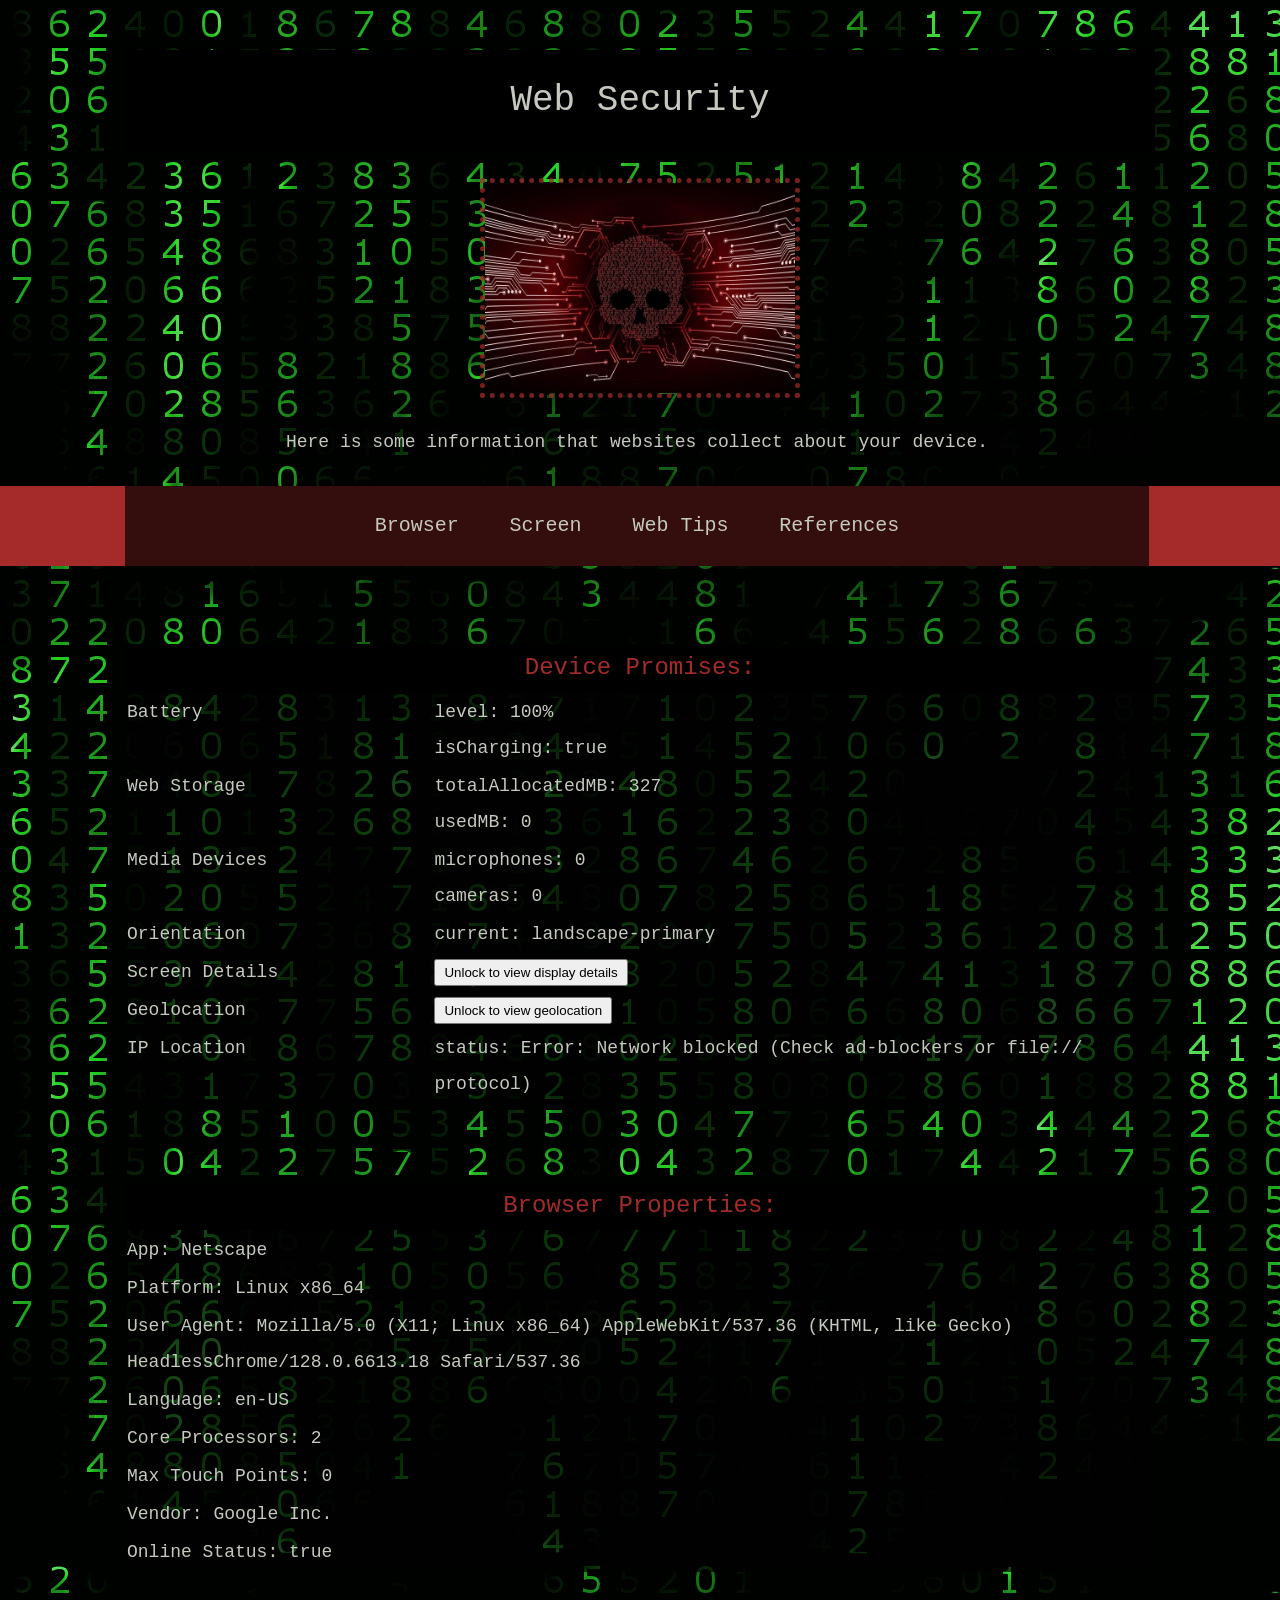
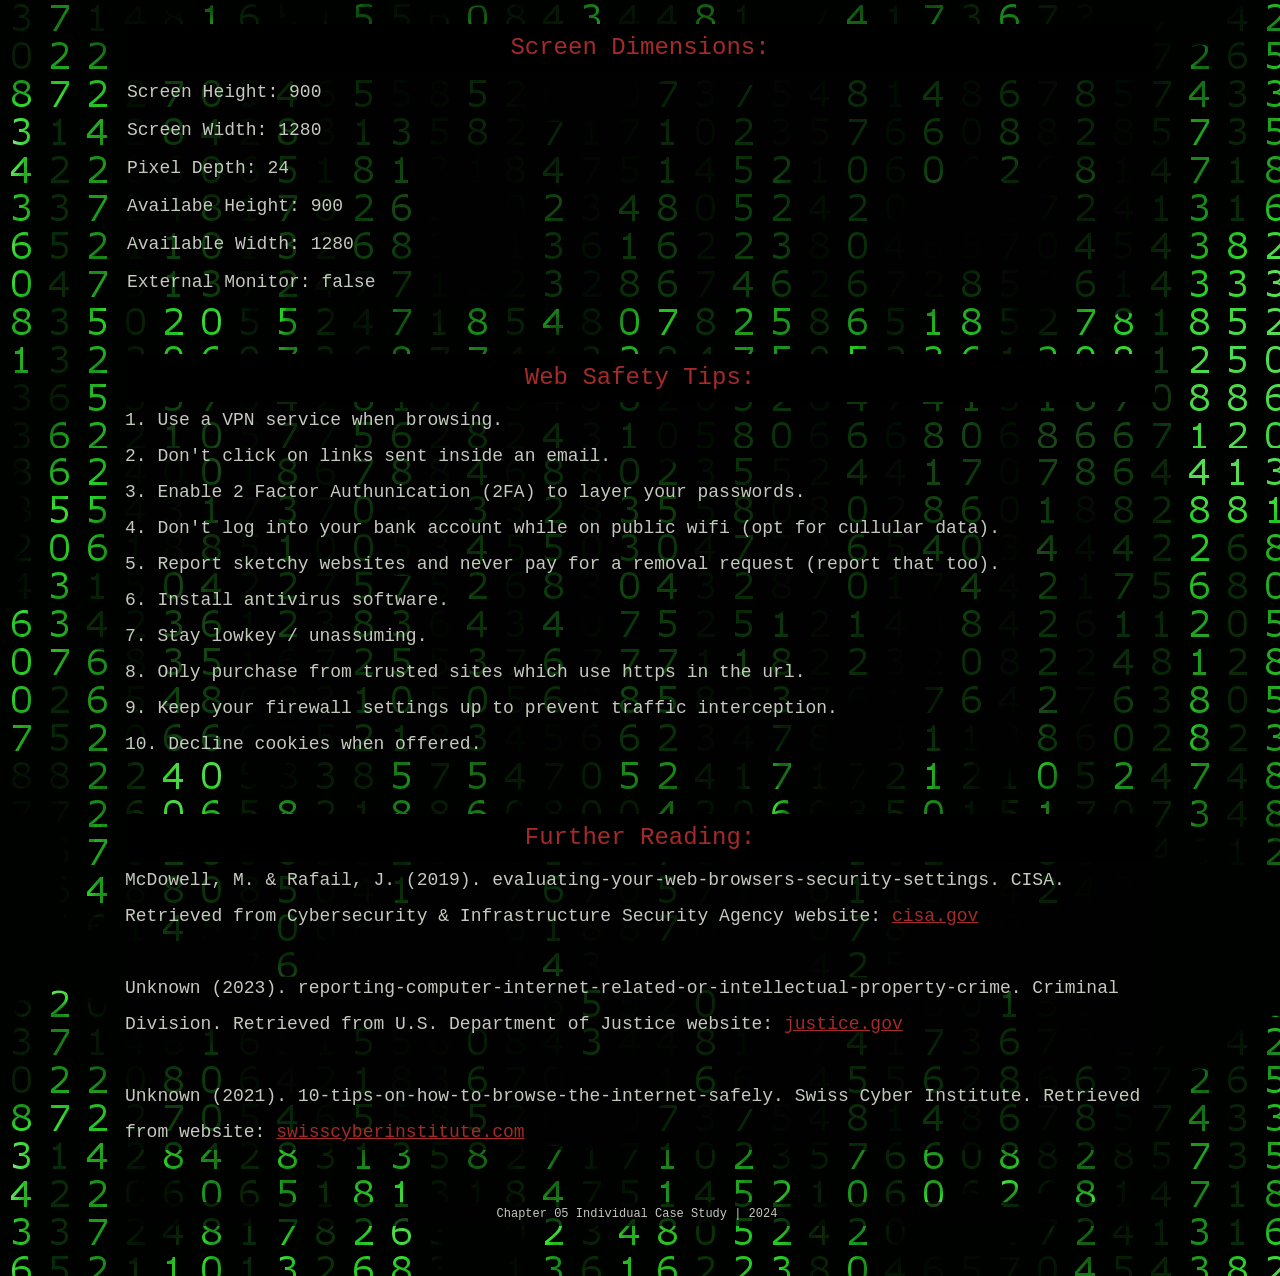
<file: chapter5/index.html>
<!DOCTYPE html>
<html lang="en-EN" >
   <!--
      JavaScript 7th Edition
      Chapter 5
      Induvidual Case Study

      Author: Shannon Katolsky
      Date:   6/28/24

      Filename: casestudy5.html
   -->

<head>
    <meta charset="utf-8" >
    <meta http-equiv="X-UA-Compatible" content="IE=edge">
    <title>Web Security Page | Ch.05</title>
    <meta name="description" content="browser safety tips and reference links.">
    <meta name="viewport" content="width=device-width, initial-scale=1">
    <link rel="stylesheet" href="styles5.css" />
    <script src="cs05_txt.js" async="" defer="" ></script>
</head>

<body>

<main>
   <h1>Web Security</h1>
   <br>
   <img src="IMG_0584.JPG" alt="Cyber" id="img">
   <br>
   <p style="text-align: center;" >Here is some information that websites collect about your device.</p>
<br>

<nav>
   <ul>
      <li><a href="#browser">Browser</a></li>
      <li><a href="#screen">Screen</a></li>
      <li><a href="#websafety">Web Tips</a></li>
      <li><a href="#references">References</a></li>
   </ul>
</nav>
<br>
<br>
<div >
  <br>
   <h2>Device Promises:</h2>
   
<table border="1">
  <tbody id="promz">
    <!-- Data will appear here -->
  </tbody>
</table>
<br>

</div>
<br>
<div id="browser" >
   <br>
   <h2>Browser Properties:</h2>
   <table id="browz" ></table>
</div>
<br>
<div id="screen">
    <br>
   <h2>Screen Dimensions:</h2>
   <table id="screenz" ></table>
</div>
<br>
<div id="websafety" >
   <br>
   <h2>Web Safety Tips:</h2>
   <ul id="tipz"></ul>
</div>
<br>
<div id="references" >
   <br>
   <h2>Further Reading:</h2>
<ul id="refz" >
   <li> McDowell, M. & Rafail, J. (2019). evaluating-your-web-browsers-security-settings. CISA. Retrieved from Cybersecurity & Infrastructure Security Agency website:
      <a href="https://www.cisa.gov/news-events/news/evaluating-your-web-browsers-security-settings" target="_blank">cisa.gov</a> 
   </li>
   <br>
   <li> Unknown (2023). reporting-computer-internet-related-or-intellectual-property-crime. Criminal Division. Retrieved from U.S. Department of Justice website: 
      <a href="https://www.justice.gov/criminal/criminal-ccips/reporting-computer-internet-related-or-intellectual-property-crime" target="_blank">justice.gov</a>
   </li>
   <br>
   <li> Unknown (2021). 10-tips-on-how-to-browse-the-internet-safely. Swiss Cyber Institute. Retrieved from website:
      <a href="https://swisscyberinstitute.com/blog/10-tips-on-how-to-browse-the-internet-safely/" target="_blank">swisscyberinstitute.com</a>
   </li>
</ul>
</div>
<br>
<br>
</main>
</body>
<footer>
       <p style="font-size: small; text-align: center;" >Chapter 05 Individual Case Study | 2024</p>
</footer>

</html>
</file>
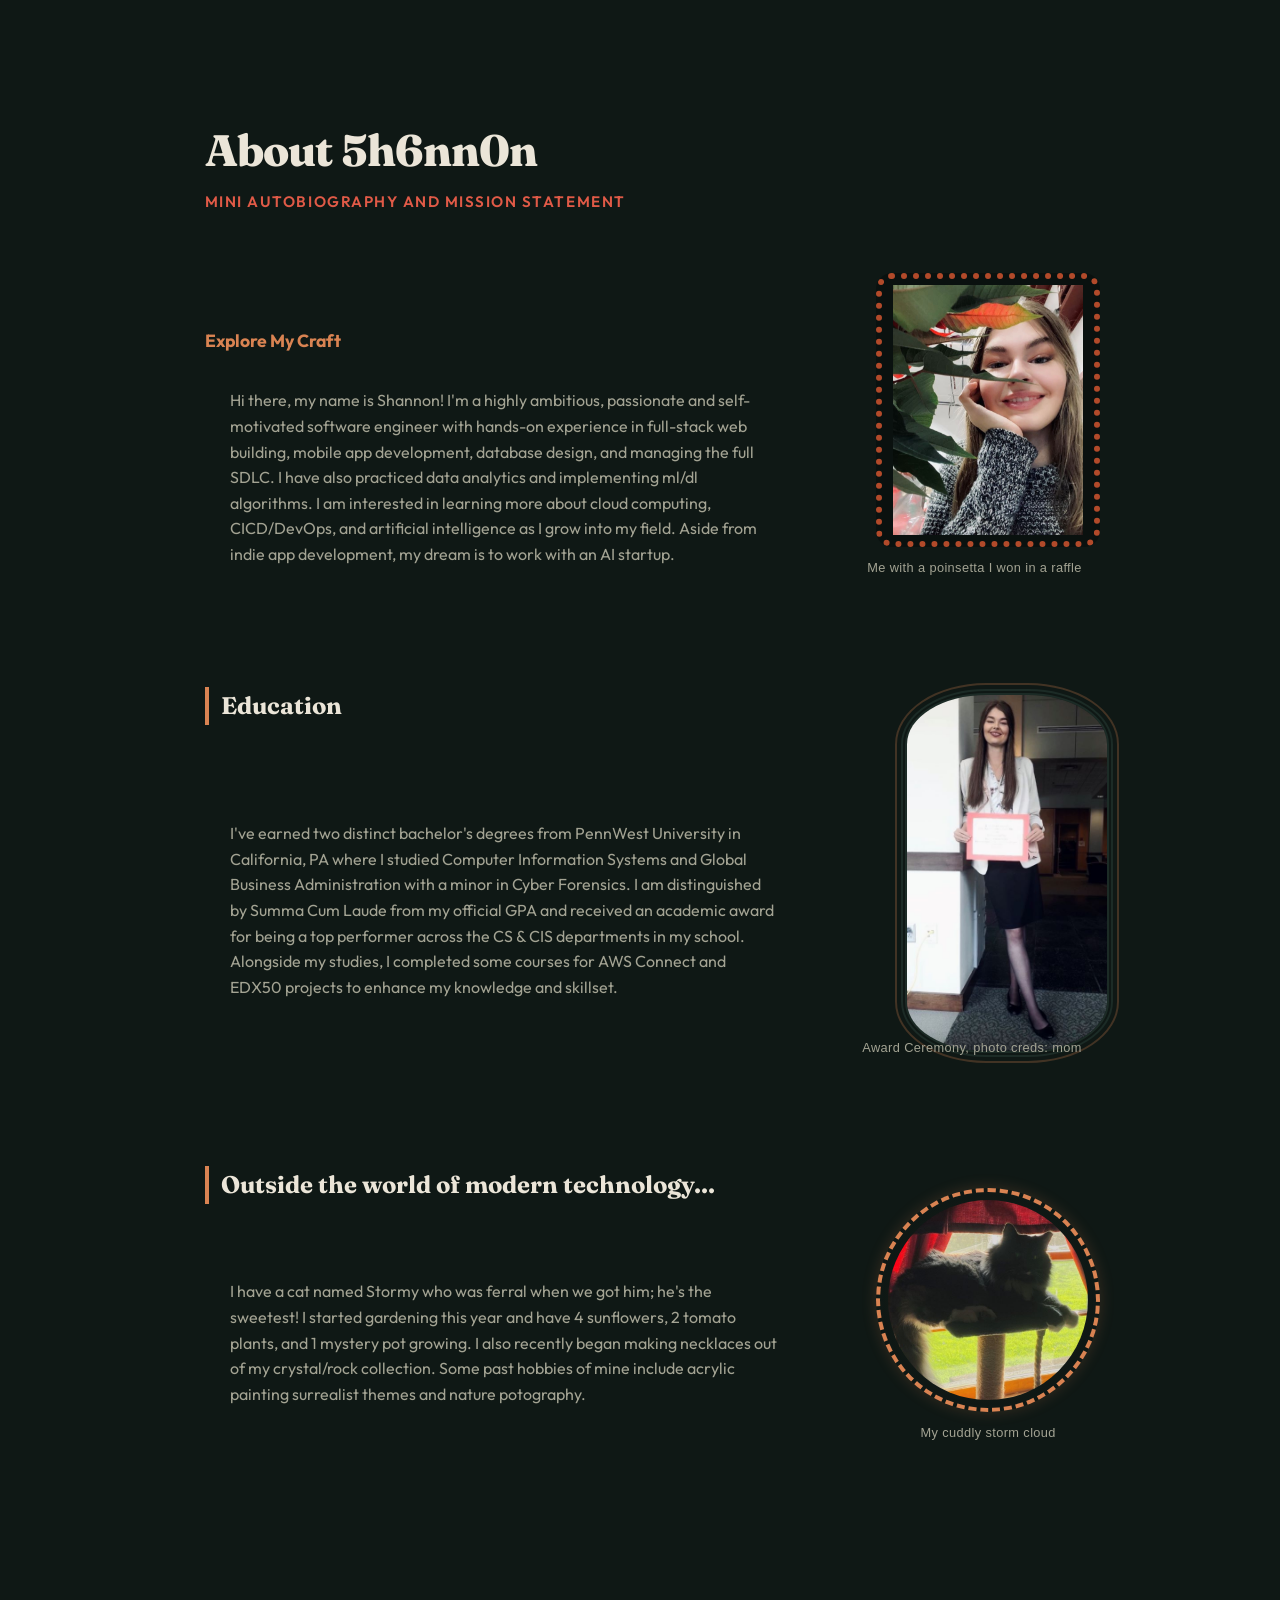
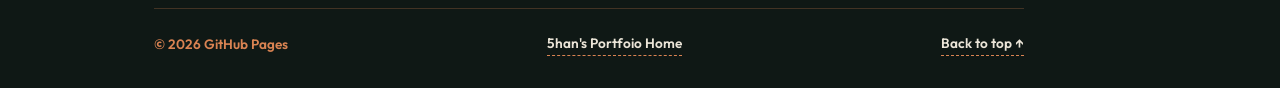
<file: about.html>
<!DOCTYPE html>
<html>
<head>
	<meta charset="UTF-8" />
    <meta name="viewport" content="width=device-width, initial-scale=1.0" />
	<title>Shannon's Portfolio | About Me</title>
    <link rel="stylesheet" type="text/css" href="style.css" />
</head>

<body oncontextmenu="return false;">
<main>
	<h1>About 5h6nn0n</h1>
	<h2>Mini Autobiography and Mission Statement</h2>
<br><br><br>
	<h4>Explore My Craft</h4>
	<div class="content-row">
		<p> Hi there, my name is Shannon! I'm a highly ambitious, passionate and self-motivated software engineer with hands-on experience in full-stack web building, mobile app development, database design, and managing the full SDLC. I have also practiced data analytics and implementing ml/dl algorithms. I am interested in learning more about cloud computing, CICD/DevOps, and artificial intelligence as I grow into my field. Aside from indie app development, my dream is to work with an AI startup.</p>
		<div class="gallery-card">
			<img id="img-profile" alt="Profile selfie" class="about-pic pic-4-5" />
			<div class="caption" style="@media (min-width: 500px) { transform: translateX(20px); }">Me with a poinsetta I won in a raffle</div>
		</div>
	</div>
<br>
<h3>Education</h3>
	<div class="content-row">
		<p>I've earned two distinct bachelor's degrees from PennWest University in California, PA where I studied Computer Information Systems and Global Business Administration with a minor in Cyber Forensics. I am distinguished by Summa Cum Laude from my official GPA and received an academic award for being a top performer across the CS & CIS departments in my school. Alongside my studies, I completed some courses for AWS Connect and EDX50 projects to enhance my knowledge and skillset.</p>
		<div class="gallery-card">
			<img id="img-award" alt="Award presentation" class="about-pic pic-9-16" />
			<div class="caption">Award Ceremony, photo creds: mom</div>
		</div>
	</div>
<br>
<h3>Outside the world of modern technology...</h3>
	<div class="content-row">
		<p>I have a cat named Stormy who was ferral when we got him; he's the sweetest! I started gardening this year and have 4 sunflowers, 2 tomato plants, and 1 mystery pot growing. I also recently began making necklaces out of my crystal/rock collection. Some past hobbies of mine include acrylic painting surrealist themes and nature potography.</p>
		<div class="gallery-card">
			<img id="img-cat" alt="My cat" class="about-pic pic-cat" />
			<div class="caption">My cuddly storm cloud</div>
		</div>
	</div>

<script>
	document.querySelectorAll('.about-pic').forEach(img => {
		img.addEventListener('contextmenu', e => e.preventDefault());
	});
</script>
</main>
	<script src="images.js" defer></script>
	<script type="text/javascript">
		var sc_project=13362112; 
		var sc_invisible=0; 
		var sc_security="71df30b1"; 
		var scJsHost = "https://";
	document.write("<sc"+"ript type='text/javascript' src='" + scJsHost+
		"statcounter.com/counter/counter.js'></"+"script>");
	</script>
	<noscript>
		<div class="statcounter"><a title="Web Analytics"
			href="https://statcounter.com/" target="_blank">
		<img class="statcounter" src="https://c.statcounter.com/13362112/0/71df30b1/0/"
			alt="Web Analytics" referrerPolicy="no-referrer-when-downgrade"></a></div></noscript>	
</body>
	<footer id="date" class="site-footer"> 
		<script>document.getElementById("date").innerHTML = `&copy; ${new Date().getFullYear()} GitHub Pages `;</script> 
		<a href="index.html">5han's Portfoio Home</a>
		<a href="#top">Back to top ↑</a>
	</footer>
</html>
</file>
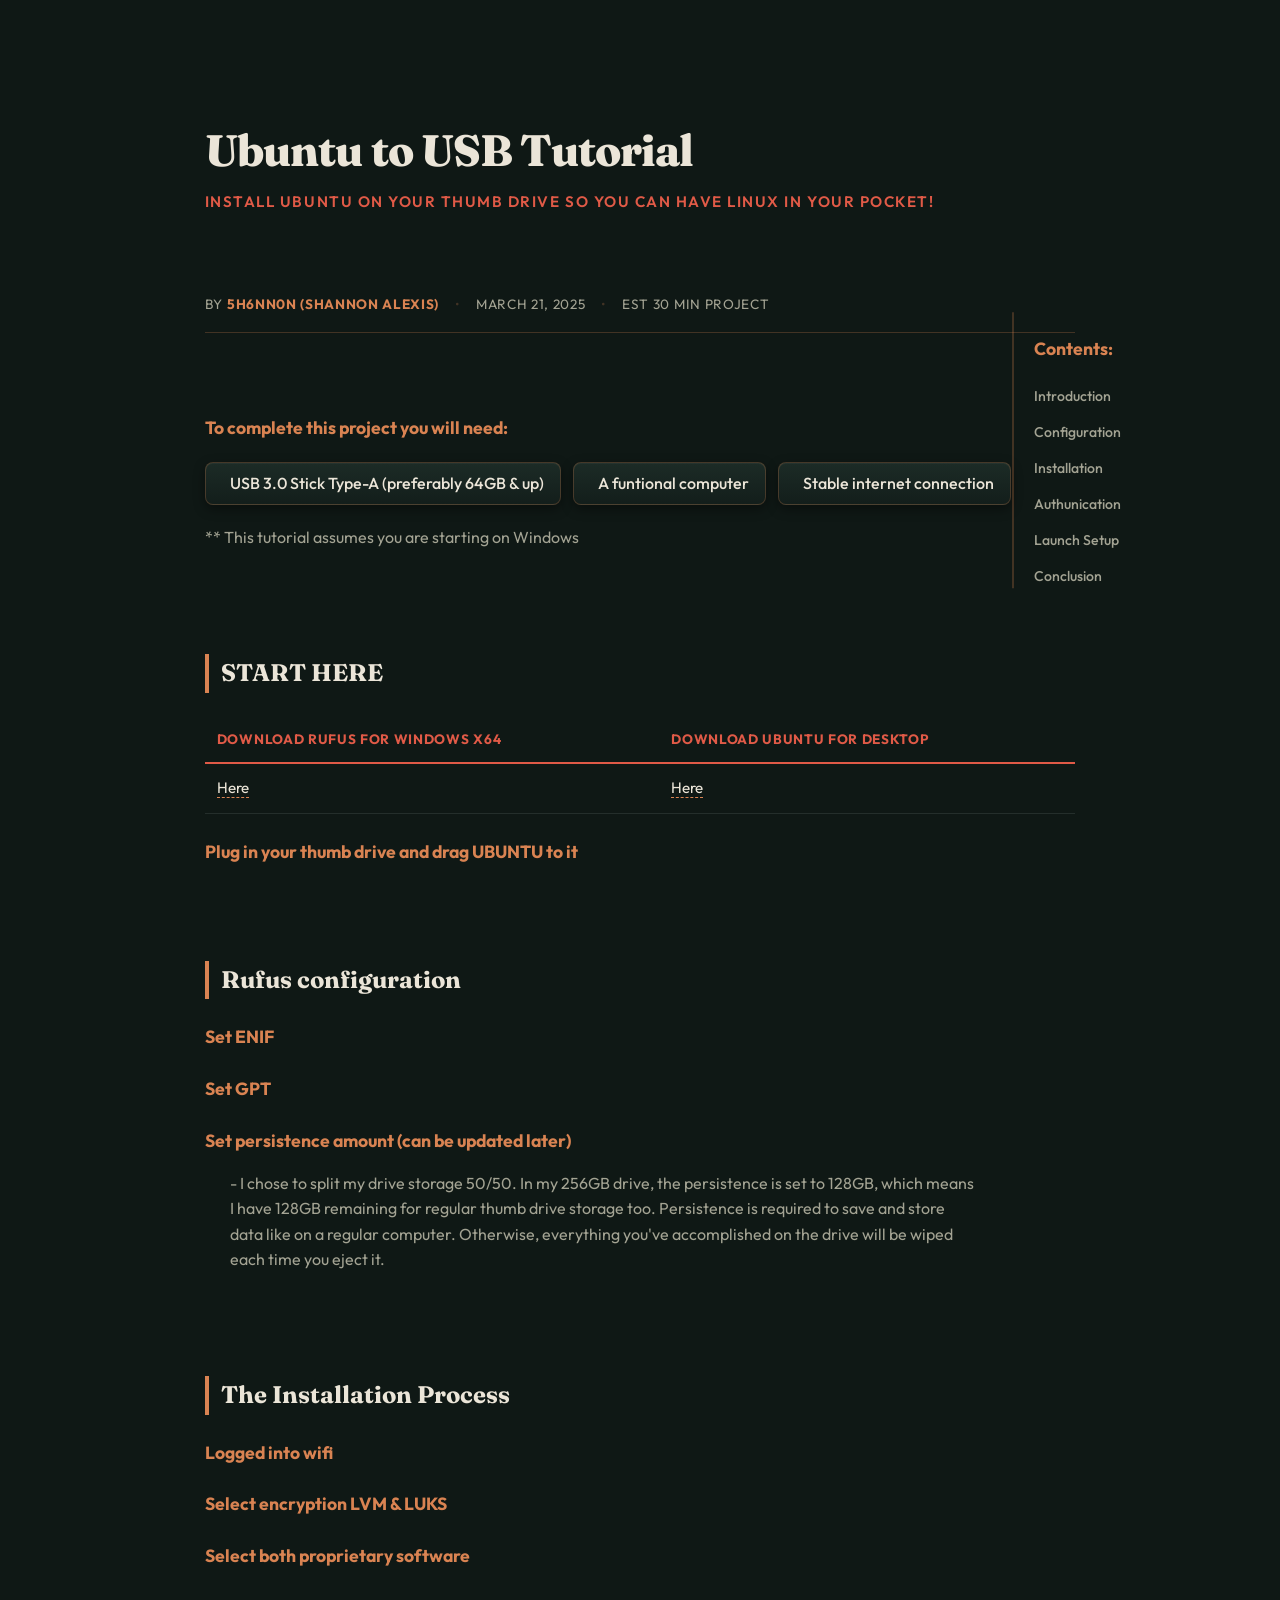
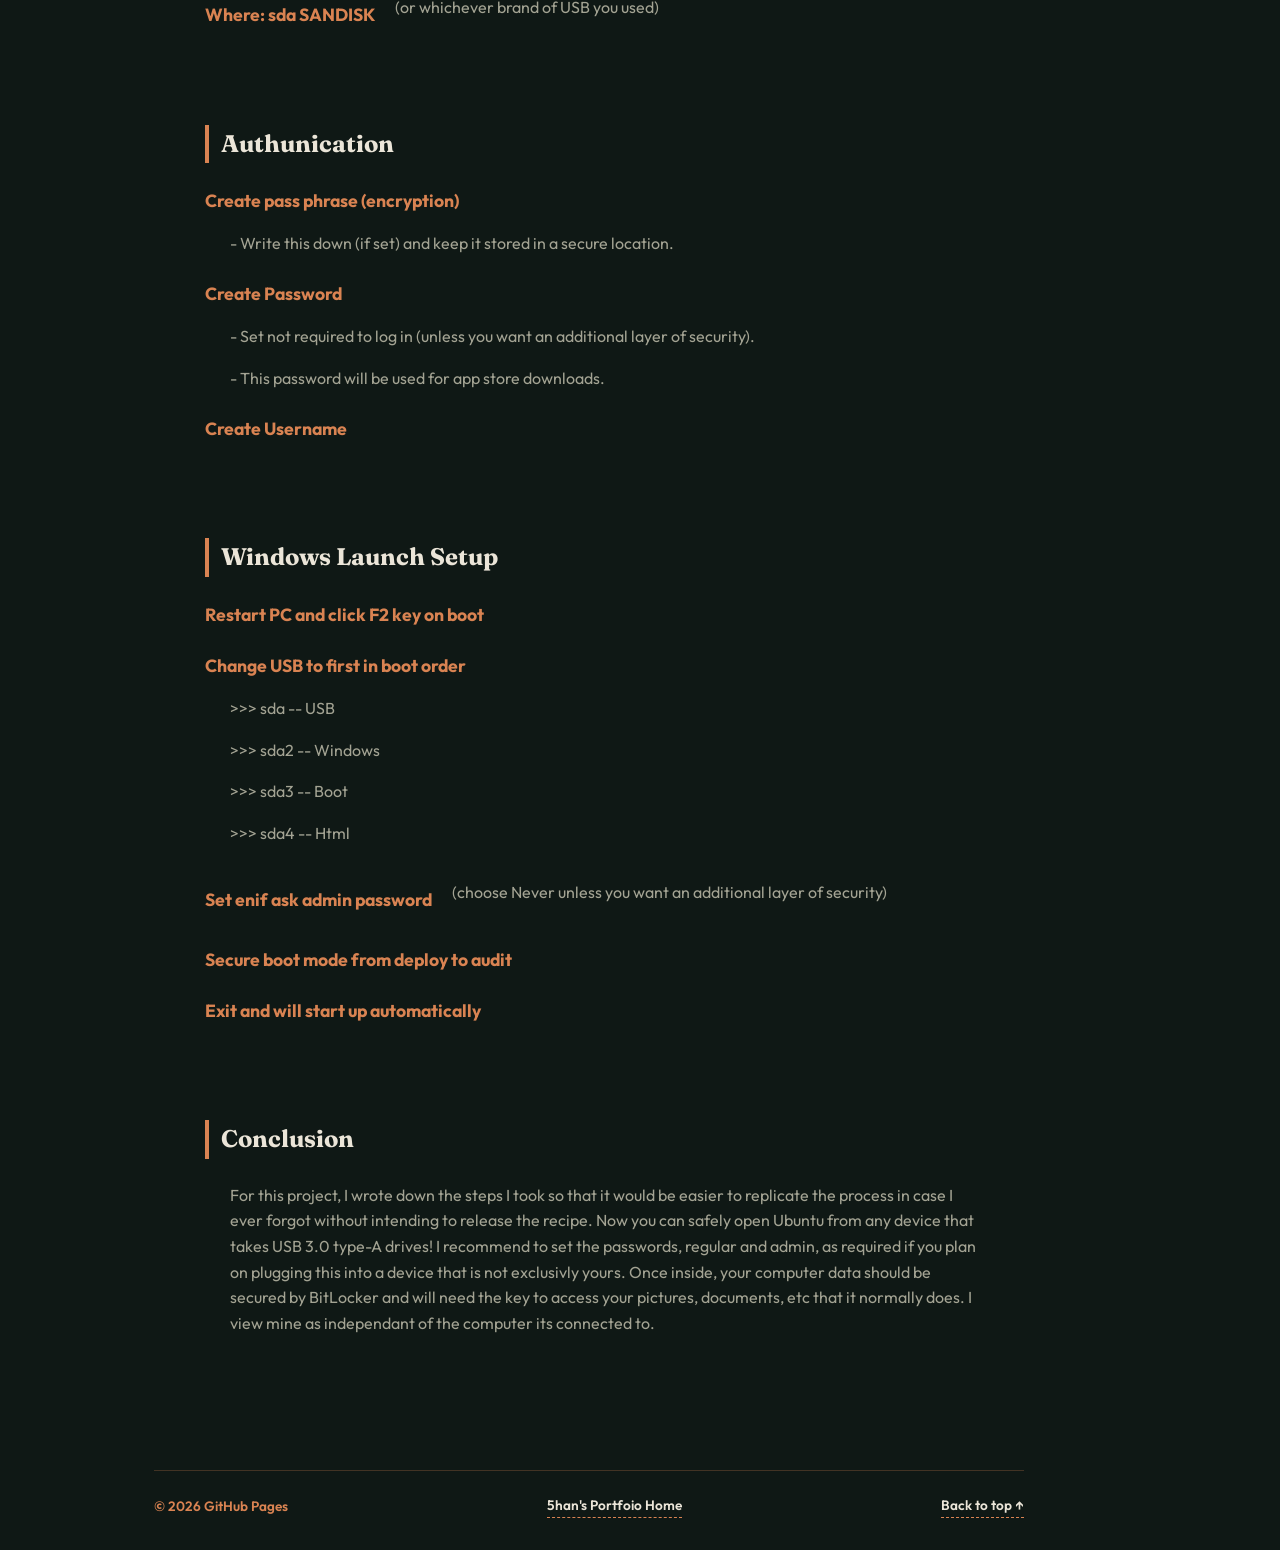
<file: project1.html>
<!DOCTYPE html> 
<html> 
<head> 
	<header>
		<meta charset="UTF-8" /> 
		<meta name="viewport" content="width=device-width, initial-scale=1.0" />
		<title>Portfolio | Ubuntu</title> <link rel="stylesheet" type="text/css" href="style.css" /> 
	</header>
</head> 
 
<body>
<main> 
	<h1>Ubuntu to USB Tutorial</h1>
	<h2>Install Ubuntu on your thumb drive so you can have Linux in your pocket!</h2> 
<br><br>
	<div class="article-meta">
		<span>By <strong class="author">5h6nn0n (Shannon Alexis)</strong></span>
		<span class="dot-separator">•</span>
		<time datetime="2025-03-21">March 21, 2025</time>
		<span class="dot-separator">•</span>
		<span>est 30 min project</span>
	</div>

	<nav class="project-nav" >
		<h4>Contents:</h4>
		<a href="#introduction">Introduction</a>
		<a href="#configuration">Configuration</a>
		<a href="#installation">Installation</a>
		<a href="#authunication">Authunication</a>
		<a href="#launch">Launch Setup</a>
		<a href="#conclusion">Conclusion</a>
	</nav>
<br>
	<h4>To complete this project you will need:</h4>
  
	<ul class="you-will-need">
		<li><span></span>USB 3.0 Stick Type-A (preferably 64GB & up)</li>
		<li><span></span>A funtional computer</li>
		<li><span></span>Stable internet connection</li>
	</ul>
	<p>** This tutorial assumes you are starting on Windows</p>
<br><br>
 
<h3 id="introduction">START HERE</h3> 
<table>
	<tr>
		<th>Download Rufus for Windows x64</th>
		<th>Download Ubuntu for desktop </th>
	</tr>
	<tr>
		<td><a target="somethingUnique" href="https://rufus.ie/en/#download">Here</a></td>
		<td><a target="somethingUnique" href="https://ubuntu.com/download/desktop">Here</a></td>
	</tr>
</table>
	<h4>Plug in your thumb drive and drag UBUNTU to it</h4>
<br><br>
<h3 id="configuration">Rufus configuration</h3>
	<h4>Set ENIF</h4>
	<h4>Set GPT</h4>
	<h4>Set persistence amount (can be updated later)</h4>
	<p class="indent-p">- I chose to split my drive storage 50/50. In my 256GB drive, the persistence is set to 128GB, which means I have 128GB remaining for regular thumb drive storage too. Persistence is required to save and store data like on a regular computer. Otherwise, everything you've accomplished on the drive will be wiped each time you eject it.</p> 
<br><br>
<h3 id="installation">The Installation Process</h3>
	<h4>Logged into wifi</h4>
	<h4>Select encryption LVM & LUKS</h4>
	<h4>Select both proprietary software</h4>
	<div class="explore">
  <h4>Where: sda SANDISK</h4>
	<p>(or whichever brand of USB you used)</p>
  </div>
<br><br>
<h3 id="authunication">Authunication </h3>
	<h4>Create pass phrase (encryption)</h4>
 	<p class="indent-p">- Write this down (if set) and keep it stored in a secure location. </p>
	<h4>Create Password</h4>
	<p class="indent-p">- Set not required to log in (unless you want an additional layer of security). </p>
	<p class="indent-p">- This password will be used for app store downloads. </p>
	<h4>Create Username </h4>
<br><br>
<h3 id="launch">Windows Launch Setup</h3>
	<h4>Restart PC and click F2 key on boot</h4>
	<h4>Change USB to first in boot order</h4>
	<p class="indent-p">>>> sda -- USB</p>
	<p class="indent-p">>>> sda2 -- Windows</p>
	<p class="indent-p">>>> sda3 -- Boot</p>
	<p class="indent-p">>>> sda4 -- Html</p>
	<div class="explore">
	<h4>Set enif ask admin password</h4>
	<p>(choose Never unless you want an additional layer of security)</p>
	</div>
	<h4>Secure boot mode from deploy to audit</h4>
	<h4>Exit and will start up automatically</h4>
<br><br>
<h3 id="conclusion">Conclusion </h3>
	<p class="indent-p">For this project, I wrote down the steps I took so that it would be easier to replicate the process in case I ever forgot without intending to release the recipe. Now you can safely open Ubuntu from any device that takes USB 3.0 type-A drives! I recommend to set the passwords, regular and admin, as required if you plan on plugging this into a device that is not exclusivly yours. Once inside, your computer data should be secured by BitLocker and will need the key to access your pictures, documents, etc that it normally does. I view mine as independant of the computer its connected to.</p>

</main>
</body>
	<footer id="date" class="site-footer"> 
		<script>document.getElementById("date").innerHTML = `&copy; ${new Date().getFullYear()} GitHub Pages `; </script> 
		<a href="index.html">5han's Portfoio Home</a>
		<a href="#top">Back to top ↑</a>
	</footer>
</html>
</file>
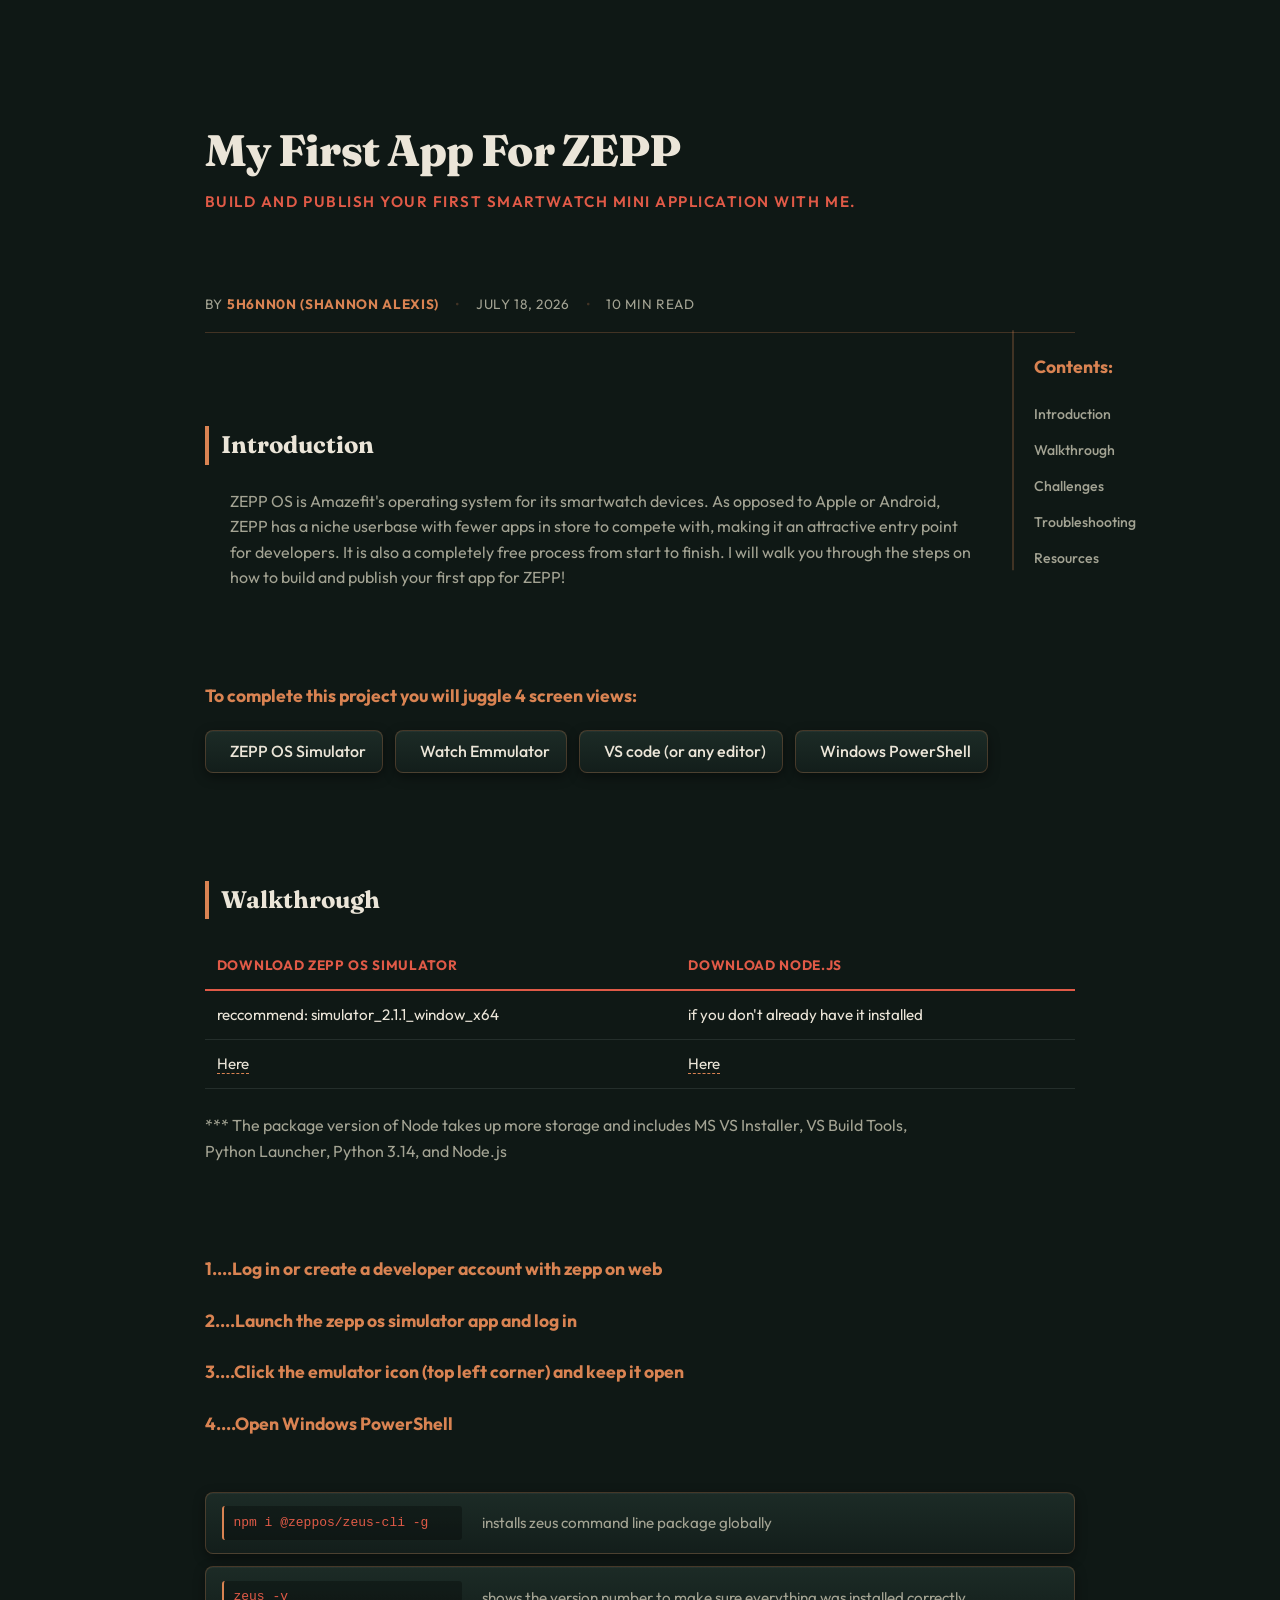
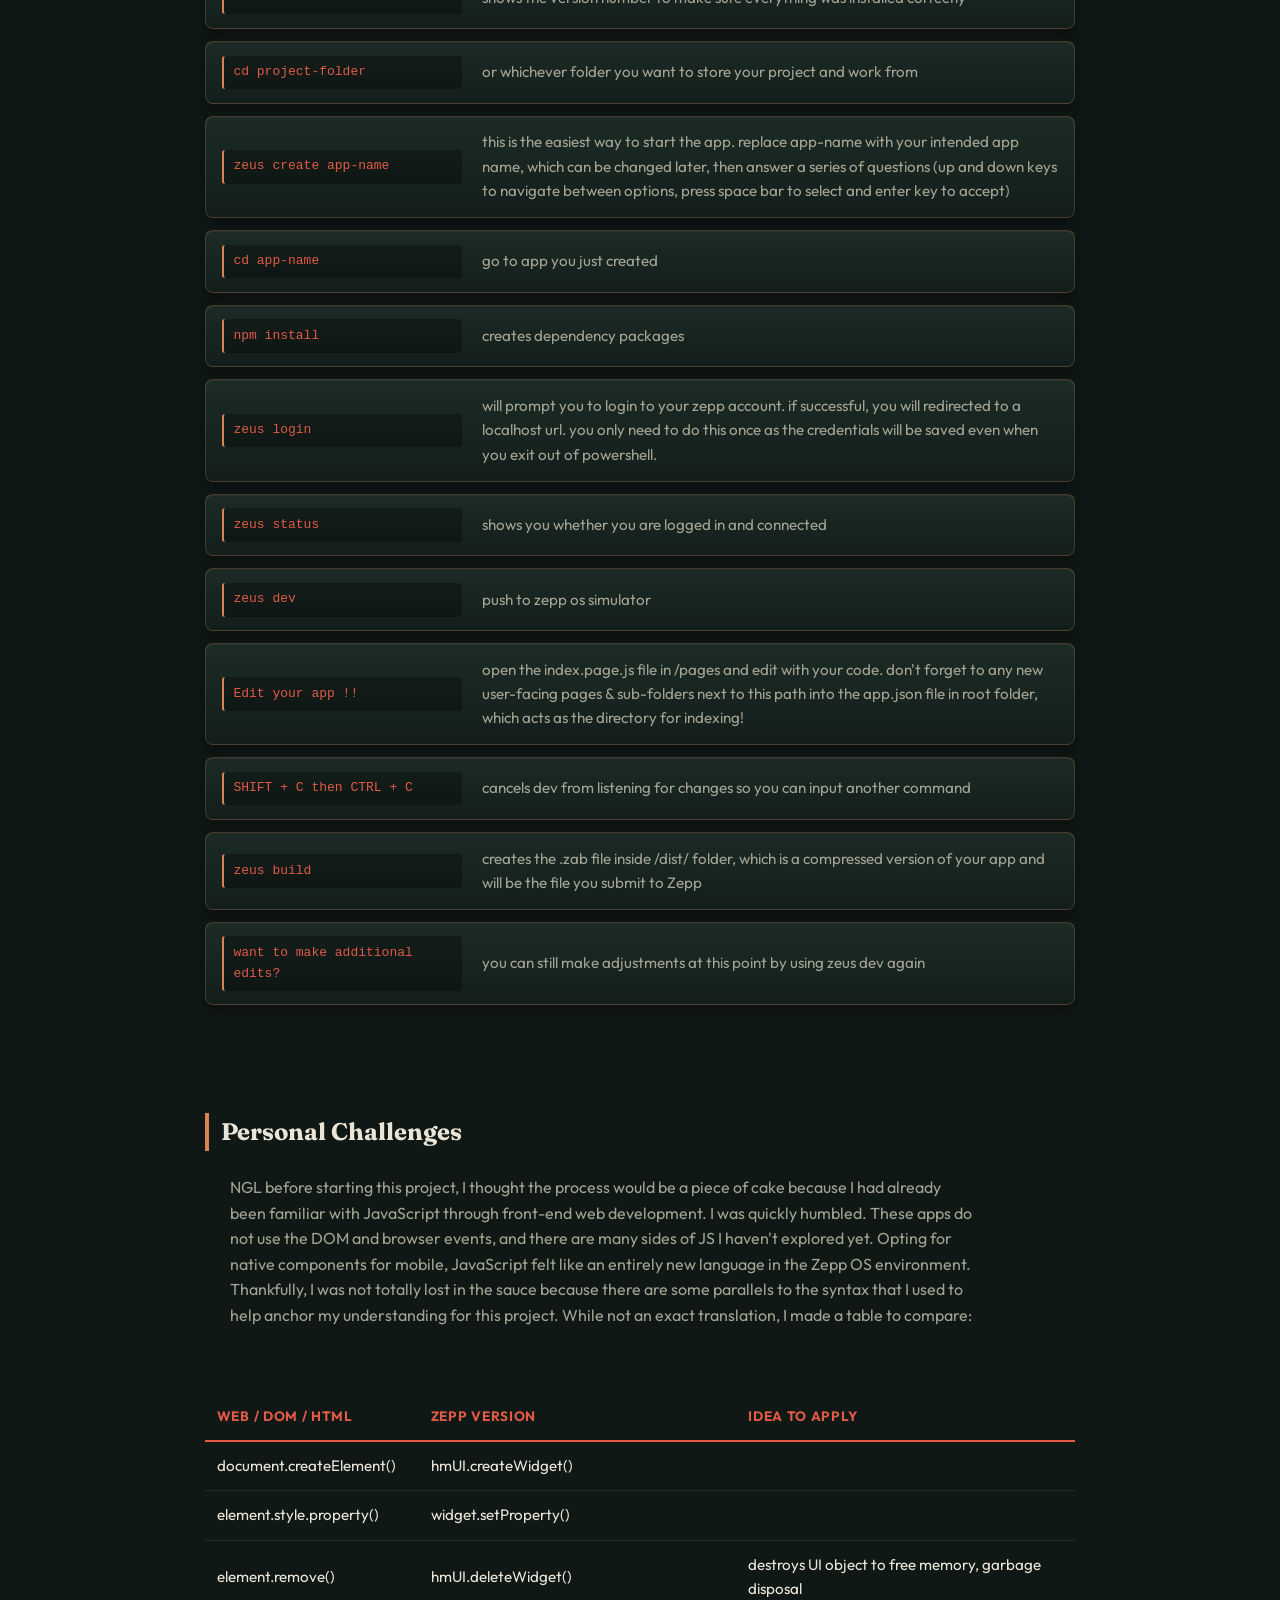
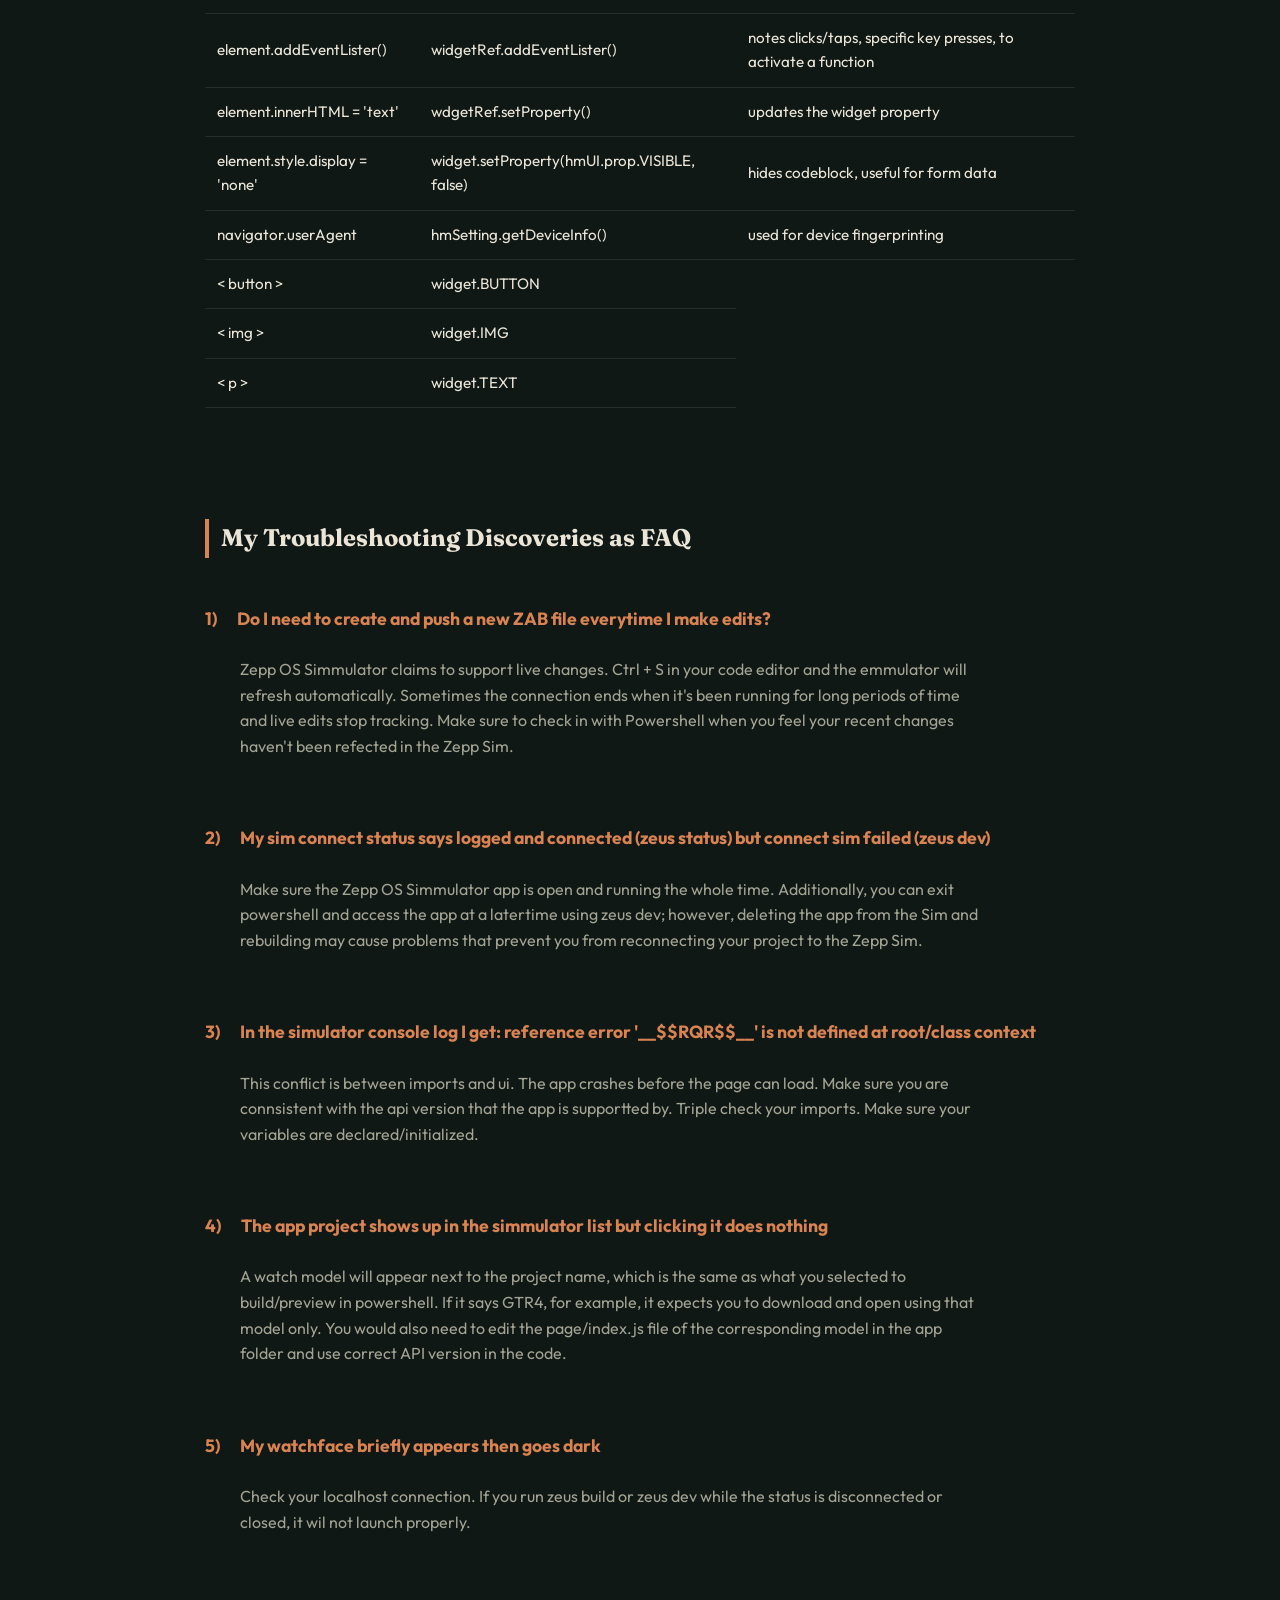
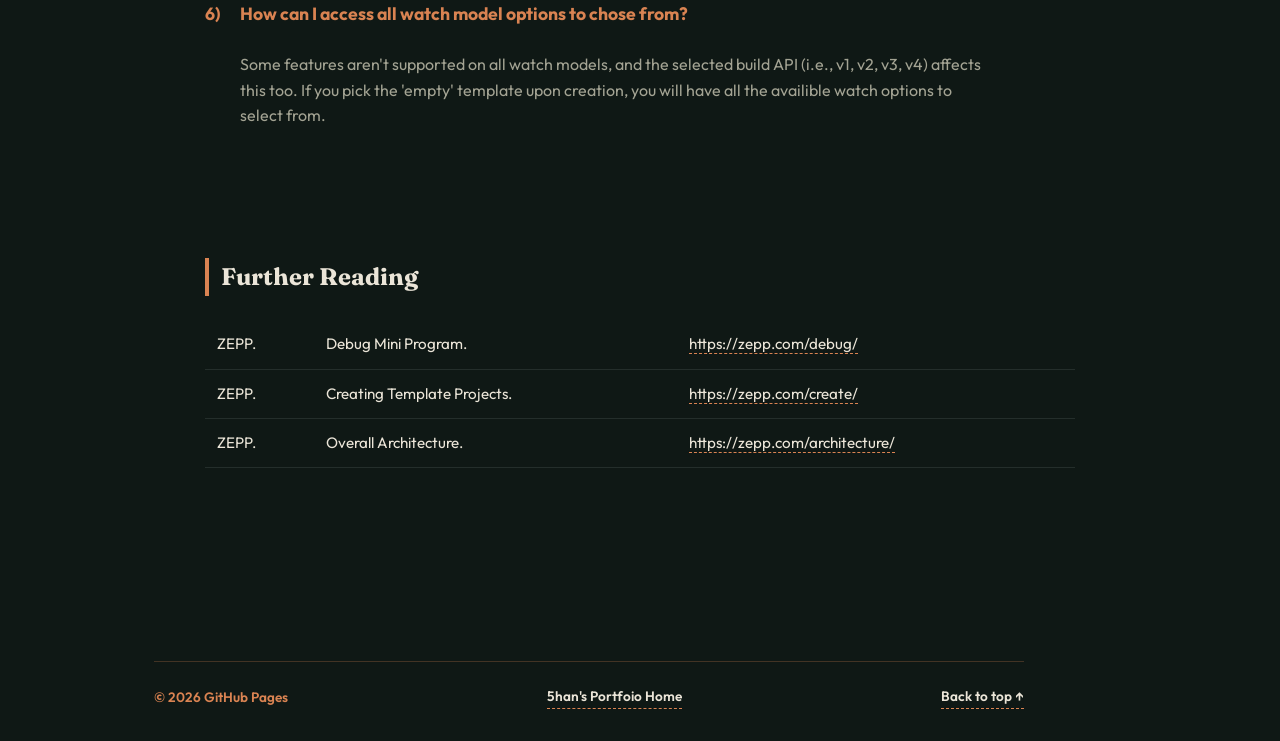
<file: project2.html>
<!DOCTYPE html> 
<html> 
<head> 
	<header>
		<meta charset="UTF-8" /> 
		<meta name="viewport" content="width=device-width, initial-scale=1.0" />
		<title>Portfolio | Zepp</title> <link rel="stylesheet" type="text/css" href="style.css" /> 
	</header>
</head> 
 
<body>
<main> 
	<h1>My First App For ZEPP </h1>
	<h2>Build and publish your first smartwatch mini application with me. </h2>
<br><br>
	<div class="article-meta">
		<span>By <strong class="author">5h6nn0n (Shannon Alexis)</strong></span>
		<span class="dot-separator">•</span>
		<time datetime="2026-07-18">July 18, 2026</time>
		<span class="dot-separator">•</span>
		<span>10 min read</span>
	</div>
	
	<nav class="project-nav" >
		<h4>Contents:</h4>
		<a href="#introduction">Introduction</a>
		<a href="#walkthrough">Walkthrough</a>
		<a href="#challenges">Challenges</a>
		<a href="#troubleshoot">Troubleshooting</a>
		<a href="#resources">Resources</a>
	</nav>
<br>
	<h3 id="introduction">Introduction</h3>
		<p class='indent-p'>ZEPP OS is Amazefit's operating system for its smartwatch devices. As opposed to Apple or Android, ZEPP has a niche userbase with fewer apps in store to compete with, making it an attractive entry point for developers. It is also a completely free process from start to finish. I will walk you through the steps on how to build and publish your first app for ZEPP!</p>
 <br><br>
	<h4>To complete this project you will juggle 4 screen views:</h4>
	<ul class="you-will-need">
		<li><span></span>ZEPP OS Simulator</li>
		<li><span></span>Watch Emmulator</li>
		<li><span></span>VS code (or any editor)</li>
		<li><span></span>Windows PowerShell</li>
	</ul>
<br><br>
	<h3 id="walkthrough">Walkthrough</h3>
	<table>
		<tr>
			<th>Download ZEPP OS Simulator</th>
			<th>Download Node.js</th> 
		</tr>
		<tr>
			<td>reccommend: simulator_2.1.1_window_x64</td>
			<td>if you don't already have it installed</td>
		</tr>
		<tr>
			<td><a target="somethingUnique" href="https://docs.zepp.com/docs/guides/tools/simulator/download/">Here</a></td>
			<td><a  target="somethingUnique" href="https://docs.zepp.com/docs/guides/best-practice/Basic-environment-construction/#installing-nodejs" >Here</a></td>
		</tr>
	</table>
	<p>*** The package version of Node takes up more storage and includes MS VS Installer, VS Build Tools, Python Launcher, Python 3.14, and Node.js</p>
<br><br>
	<h4>1....Log in or create a developer account with zepp on web</h4>
	<h4>2....Launch the zepp os simulator app and log in</h4>
	<h4>3....Click the emulator icon (top left corner) and keep it open</h4>
	<h4>4....Open Windows PowerShell</h4>
<br>
<div class="command-grid">
	<div class="cmd-block">
		<code>npm i @zeppos/zeus-cli -g</code>
		<p class="explanation">installs zeus command line package globally</p>
	</div>
	<div class="cmd-block">
		<code>zeus -v</code>
		<p class="explanation">shows the version number to make sure everything was installed correctly</p>
	</div>
	<div class="cmd-block">
		<code>cd project-folder</code>
		<p class="explanation">or whichever folder you want to store your project and work from</p>
	</div>
	<div class="cmd-block">
		<code>zeus create app-name</code>
		<p class="explanation">this is the easiest way to start the app. replace app-name with your intended app name, which can be changed later, then answer a series of questions (up and down keys to navigate between options, press space bar to select and enter key to accept)</p>
	</div>
	<div class="cmd-block">
		<code>cd app-name</code>
		<p class="explanation">go to app you just created</p>
	</div>
	<div class="cmd-block">
		<code>npm install</code>
		<p class="explanation">creates dependency packages</p>
	</div>
	<div class="cmd-block">
		<code>zeus login</code>
		<p class="explanation">will prompt you to login to your zepp account. if successful, you will redirected to a localhost url. you only need to do this once as the credentials will be saved even when you exit out of powershell.</p>
	</div>
	<div class="cmd-block">
		<code>zeus status</code>
		<p class="explanation">shows you whether you are logged in and connected</p>
	</div>
	<div class="cmd-block">
		<code>zeus dev</code>
		<p class="explanation">push to zepp os simulator</p>
	</div>
	<div class="cmd-block">
		<code>Edit your app !!</code>
		<p class="explanation">open the index.page.js file in /pages and edit with your code. don't forget to any new user-facing pages & sub-folders next to this path into the app.json file in root folder, which acts as the directory for indexing!</p>
	</div>
	<div class="cmd-block">
		<code>SHIFT + C then CTRL + C</code>
		<p class="explanation">cancels dev from listening for changes so you can input another command</p>
	</div>
	<div class="cmd-block">
		<code>zeus build</code>
		<p class="explanation">creates the .zab file inside /dist/ folder, which is a compressed version of your app and will be the file you submit to Zepp</p>
	</div>
	<div class="cmd-block">
		<code>want to make additional edits?</code>
		<p class="explanation">you can still make adjustments at this point by using zeus dev again</p>
	</div>
</div>
<br><br>
	<h3 id="challenges">Personal Challenges</h3>
	<p class='indent-p'>NGL before starting this project, I thought the process would be a piece of cake because I had already been familiar with JavaScript through front-end web development. I was quickly humbled. These apps do not use the DOM and browser events, and there are many sides of JS I haven't explored yet. Opting for native components for mobile, JavaScript felt like an entirely new language in the Zepp OS environment. Thankfully, I was not totally lost in the sauce because there are some parallels to the syntax that I used to help anchor my understanding for this project. While not an exact translation, I made a table to compare: </p>
<br>
<table>
	<th>Web / DOM / HTML</th>
	<th>Zepp Version</th>
	<th>Idea to apply</th>
	<tr>
		<td>document.createElement()</td>
		<td>hmUI.createWidget()</td>
		<td></td>
	</tr>
	<tr>
		<td>element.style.property()</td>
		<td>widget.setProperty()</td>
		<td></td>
	</tr>
	<tr>
		<td>element.remove()</td>
		<td>hmUI.deleteWidget()</td>
		<td>destroys UI object to free memory, garbage disposal</td>
	</tr>
	<tr>
		<td>element.addEventLister()</td>
		<td>widgetRef.addEventLister()</td>
		<td>notes clicks/taps, specific key presses, to activate a function</td>
	</tr>
	<tr>
		<td>element.innerHTML = 'text'</td>
		<td>wdgetRef.setProperty()</td>
		<td>updates the widget property</td>
	</tr>
	<tr>
		<td>element.style.display = 'none'</td>
		<td>widget.setProperty(hmUI.prop.VISIBLE, false)</td>
		<td>hides codeblock, useful for form data</td>
	</tr>
	<tr>
		<td>navigator.userAgent</td>
		<td>hmSetting.getDeviceInfo()</td>
		<td>used for device fingerprinting</td>
	</tr>
	<tr>
		<td>< button ></td>
		<td>widget.BUTTON</td>
	</tr>
	<tr>
		<td>< img ></td>
		<td>widget.IMG</td>
	</tr>
	<tr>
		<td>< p ></td>
		<td>widget.TEXT</td>
	</tr>
</table>
<br><br>
<h3 id="troubleshoot">My Troubleshooting Discoveries as FAQ</h3>
	<div class='explore'>
		<h4>1)</h4>
		<h4>Do I need to create and push a new ZAB file everytime I make edits?</h4>
	</div>
	<p class='indent'>Zepp OS Simmulator claims to support live changes. Ctrl + S in your code editor and the emmulator will refresh automatically. Sometimes the connection ends when it's been running for long periods of time and live edits stop tracking. Make sure to check in with Powershell when you feel your recent changes haven't been refected in the Zepp Sim.</p>
<br>
	<div class='explore'>
		<h4>2)</h4>
		<h4>My sim connect status says logged and connected (zeus status) but connect sim failed (zeus dev)</h4>
	</div>
	<p class='indent'>Make sure the Zepp OS Simmulator app is open and running the whole time. Additionally, you can exit powershell and access the app at a latertime using zeus dev; however, deleting the app from the Sim and rebuilding may cause problems that prevent you from reconnecting your project to the Zepp Sim.</p>
<br>
	<div class='explore'>
		<h4>3)</h4>
		<h4>In the simulator console log I get: reference error '__$$RQR$$__' is not defined at root/class context</h4>
	</div>
	<p class='indent'>This conflict is between imports and ui. The app crashes before the page can load. Make sure you are connsistent with the api version that the app is supportted by. Triple check your imports. Make sure your variables are declared/initialized. </p>
<br>
	<div class='explore'>
		<h4>4)</h4>
		<h4>The app project shows up in the simmulator list but clicking it does nothing</h4>
	</div>
	<p class='indent'>A watch model will appear next to the project name, which is the same as what you selected to build/preview in powershell. If it says GTR4, for example, it expects you to download and open using that model only. You would also need to edit the page/index.js file of the corresponding model in the app folder and use correct API version in the code. </p>
<br>
	<div class='explore'>
		<h4>5)</h4>
		<h4>My watchface briefly appears then goes dark</h4>
	</div>
	<p class='indent'>Check your localhost connection. If you run zeus build or zeus dev while the status is disconnected or closed, it wil not launch properly. </p>
<br>
	<div class='explore'>
		<h4>6)</h4> 
		<h4>How can I access all watch model options to chose from? </h4>
	</div>
	<p class='indent'>Some features aren't supported on all watch models, and the selected build API (i.e., v1, v2, v3, v4) affects this too. If you pick the 'empty' template upon creation, you will have all the availible watch options to select from.</p>
<br>
<br><br>
<h3 id="resources">Further Reading</h3>
	<table>
	<tr>
		<td>ZEPP.</td> 
		<td  class="itc">Debug Mini Program.</td>
		<td><a target="somethingUnique" href="https://docs.zepp.com/docs/guides/best-practice/debug/">https://zepp.com/debug/</a></td>
	</tr>
	<tr>
		<td>ZEPP.</td> 
		<td  class="itc">Creating Template Projects.</td>
		<td> <a target="somethingUnique" href="https://docs.zepp.com/docs/guides/quick-start/create/">https://zepp.com/create/</a></td>
	</tr>
	<tr>
		<td>ZEPP.</td> 
		<td  class="itc">Overall Architecture.</td>
		<td> <a target="somethingUnique" href="https://docs.zepp.com/docs/guides/architecture/arc/">https://zepp.com/architecture/</a></td>
	</tr>
	</table>
<br><br>
</main>
</body>

<footer id="date" class="site-footer">
	<script>document.getElementById("date").innerHTML = `&copy; ${new Date().getFullYear()} GitHub Pages `; </script> 
		<a href="index.html">5han's Portfoio Home</a>
		<a href="#top">Back to top ↑</a>
</footer>

 </html>
</file>
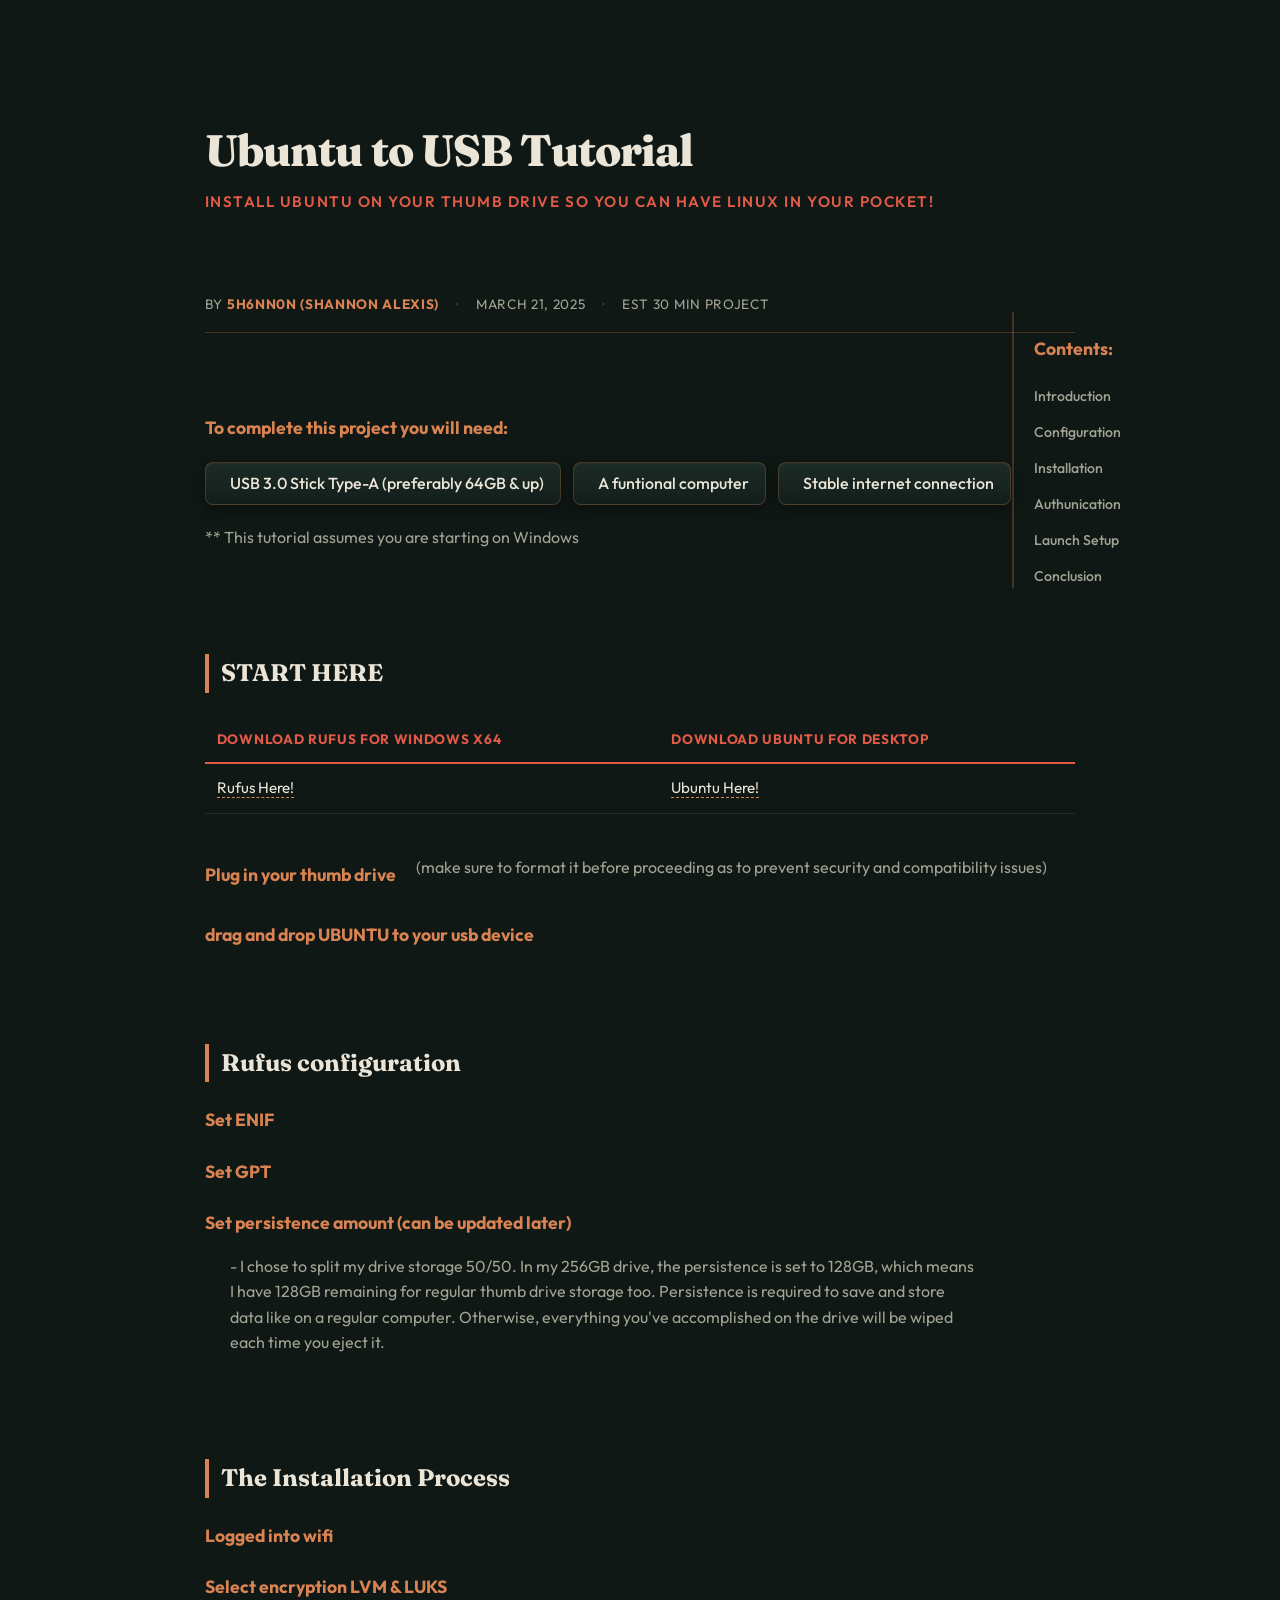
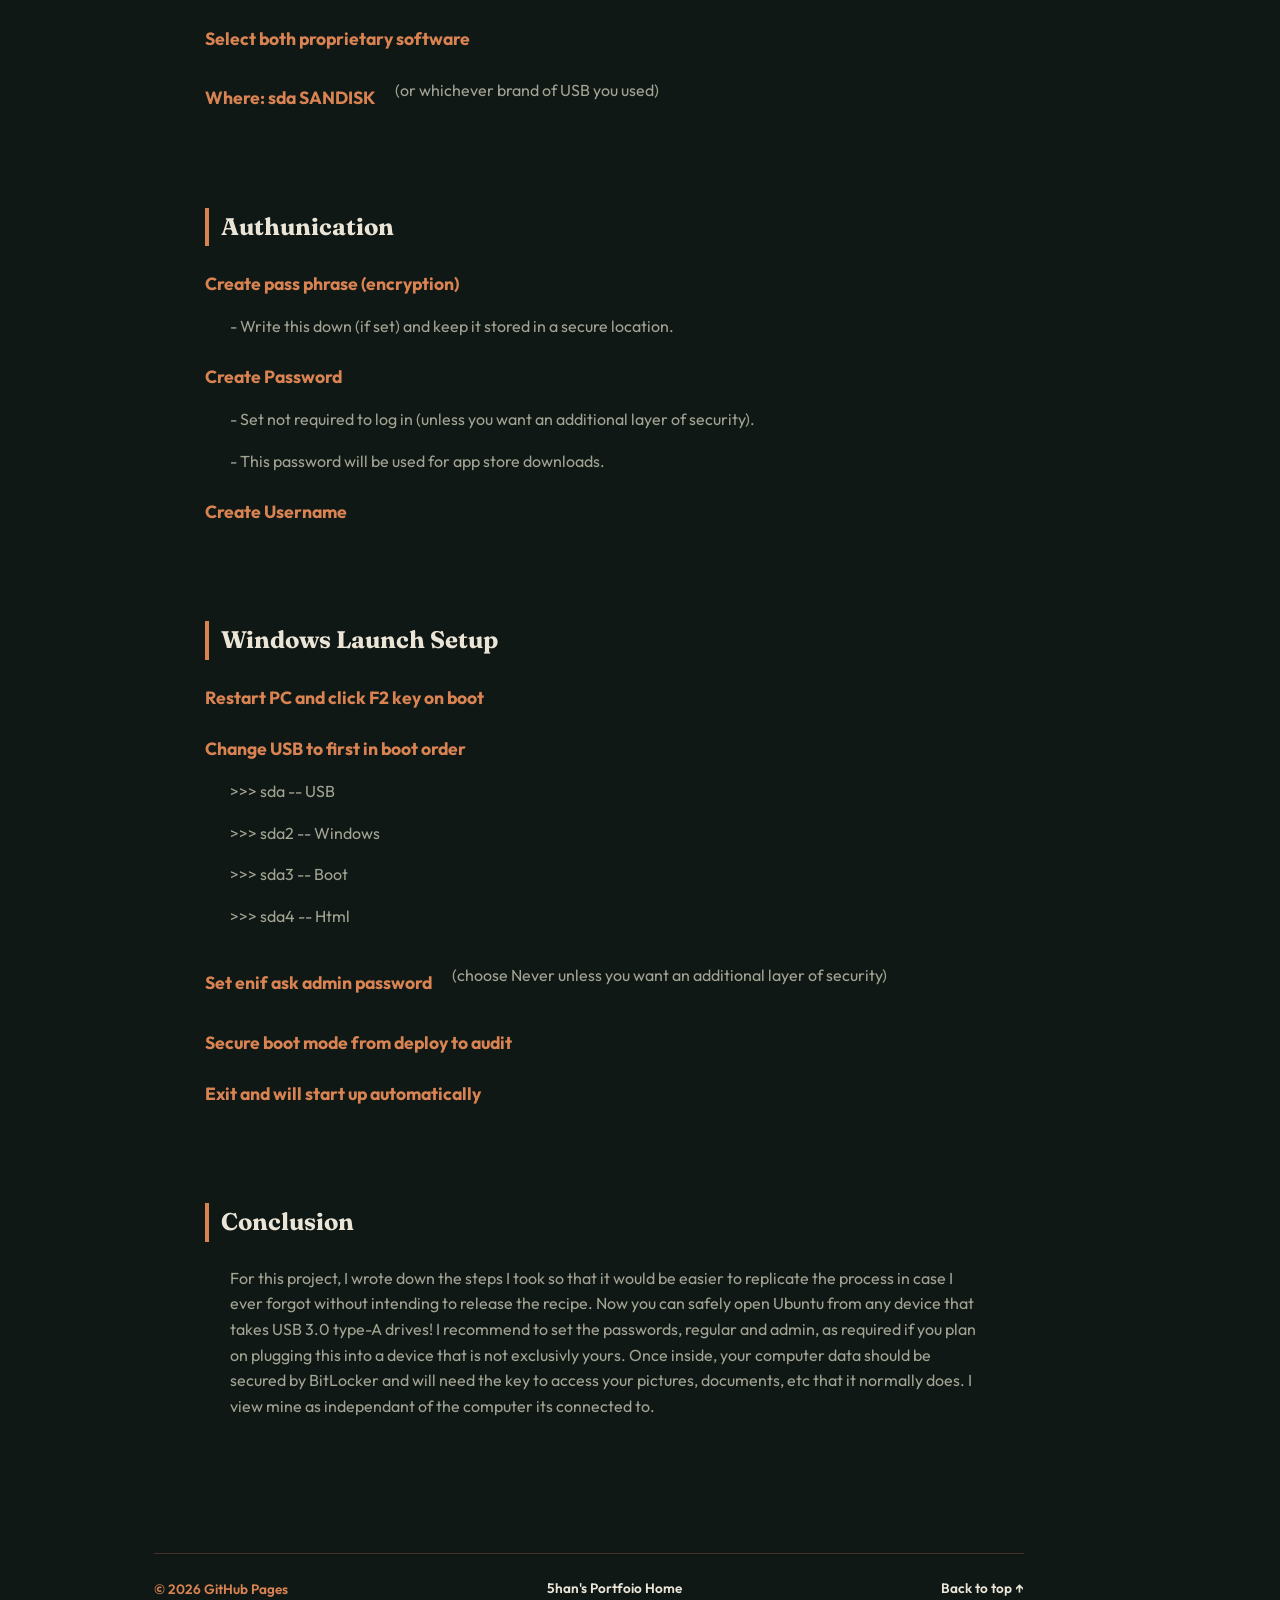
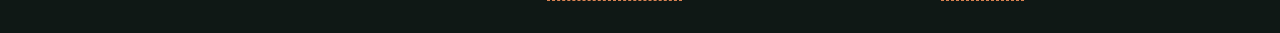
<file: blog/project1.html>
<!DOCTYPE html> 
<html lang="en"> 
<head> 
	<header>
		<meta charset="UTF-8" /> 
		<meta name="viewport" content="width=device-width, initial-scale=1.0" />
		<title>Portfolio | Ubuntu</title> <link rel="stylesheet" type="text/css" href="../style.css" /> 
	</header>
</head> 
 
<body>
<main> 
	<h1>Ubuntu to USB Tutorial</h1>
	<h2>Install Ubuntu on your thumb drive so you can have Linux in your pocket!</h2> 
<br><br>
	<div class="article-meta">
		<span>By <strong class="author">5h6nn0n (Shannon Alexis)</strong></span>
		<span class="dot-separator">•</span>
		<time datetime="2025-03-21">March 21, 2025</time>
		<span class="dot-separator">•</span>
		<span>est 30 min project</span>
	</div>

	<nav class="project-nav" >
		<h4>Contents:</h4>
		<a href="#introduction">Introduction</a>
		<a href="#configuration">Configuration</a>
		<a href="#installation">Installation</a>
		<a href="#authunication">Authunication</a>
		<a href="#launch">Launch Setup</a>
		<a href="#conclusion">Conclusion</a>
	</nav>
<br>
	<h4>To complete this project you will need:</h4>
  
	<ul class="you-will-need">
		<li><span></span>USB 3.0 Stick Type-A (preferably 64GB & up)</li>
		<li><span></span>A funtional computer</li>
		<li><span></span>Stable internet connection</li>
	</ul>
	<p>** This tutorial assumes you are starting on Windows</p>
<br><br>
 
<h3 id="introduction">START HERE</h3> 
<table>
	<tr>
		<th>Download Rufus for Windows x64</th>
		<th>Download Ubuntu for desktop </th>
	</tr>
	<tr>
		<td><a target="somethingUnique" href="https://rufus.ie/en/#download">Rufus Here!</a></td>
		<td><a target="somethingUnique" href="https://ubuntu.com/download/desktop">Ubuntu Here!</a></td>
	</tr>
</table>
	<div class="explore">
		<h4>Plug in your thumb drive</h4>
		<p>(make sure to format it before proceeding as to prevent security and compatibility issues)</p>
	</div>
		<h4>drag and drop UBUNTU to your usb device</h4>
<br><br>
<h3 id="configuration">Rufus configuration</h3>
	<h4>Set ENIF</h4>
	<h4>Set GPT</h4>
	<h4>Set persistence amount (can be updated later)</h4>
	<p class="indent-p">- I chose to split my drive storage 50/50. In my 256GB drive, the persistence is set to 128GB, which means I have 128GB remaining for regular thumb drive storage too. Persistence is required to save and store data like on a regular computer. Otherwise, everything you've accomplished on the drive will be wiped each time you eject it.</p> 
<br><br>
<h3 id="installation">The Installation Process</h3>
	<h4>Logged into wifi</h4>
	<h4>Select encryption LVM & LUKS</h4>
	<h4>Select both proprietary software</h4>
	<div class="explore">
  <h4>Where: sda SANDISK</h4>
	<p>(or whichever brand of USB you used)</p>
  </div>
<br><br>
<h3 id="authunication">Authunication </h3>
	<h4>Create pass phrase (encryption)</h4>
 	<p class="indent-p">- Write this down (if set) and keep it stored in a secure location. </p>
	<h4>Create Password</h4>
	<p class="indent-p">- Set not required to log in (unless you want an additional layer of security). </p>
	<p class="indent-p">- This password will be used for app store downloads. </p>
	<h4>Create Username </h4>
<br><br>
<h3 id="launch">Windows Launch Setup</h3>
	<h4>Restart PC and click F2 key on boot</h4>
	<h4>Change USB to first in boot order</h4>
	<p class="indent-p">>>> sda -- USB</p>
	<p class="indent-p">>>> sda2 -- Windows</p>
	<p class="indent-p">>>> sda3 -- Boot</p>
	<p class="indent-p">>>> sda4 -- Html</p>
	<div class="explore">
	<h4>Set enif ask admin password</h4>
	<p>(choose Never unless you want an additional layer of security)</p>
	</div>
	<h4>Secure boot mode from deploy to audit</h4>
	<h4>Exit and will start up automatically</h4>
<br><br>
<h3 id="conclusion">Conclusion </h3>
	<p class="indent-p">For this project, I wrote down the steps I took so that it would be easier to replicate the process in case I ever forgot without intending to release the recipe. Now you can safely open Ubuntu from any device that takes USB 3.0 type-A drives! I recommend to set the passwords, regular and admin, as required if you plan on plugging this into a device that is not exclusivly yours. Once inside, your computer data should be secured by BitLocker and will need the key to access your pictures, documents, etc that it normally does. I view mine as independant of the computer its connected to.</p>

</main>
</body>
	<footer id="date" class="site-footer"> 
		<script>document.getElementById("date").innerHTML = `&copy; ${new Date().getFullYear()} GitHub Pages `; </script> 
		<a href="../index.html">5han's Portfoio Home</a>
		<a href="#top">Back to top ↑</a>
	</footer>
</html>
</file>
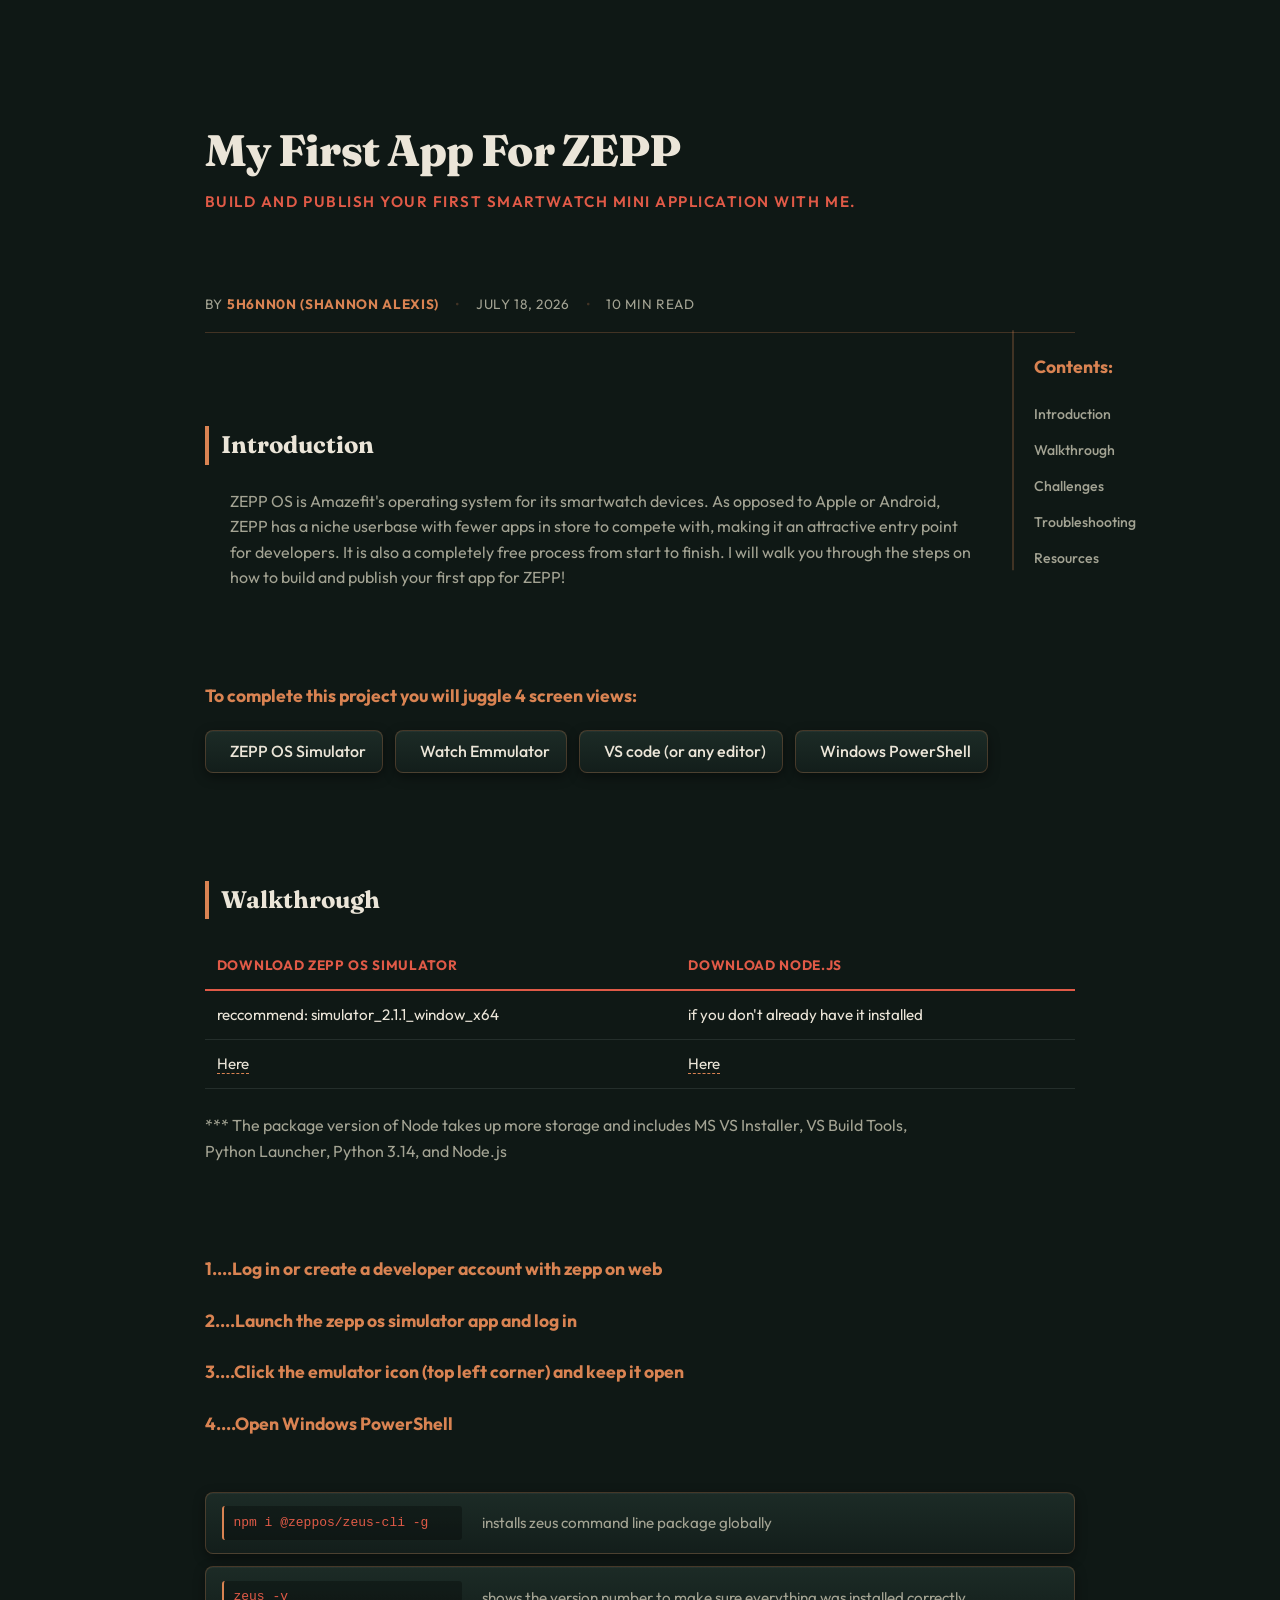
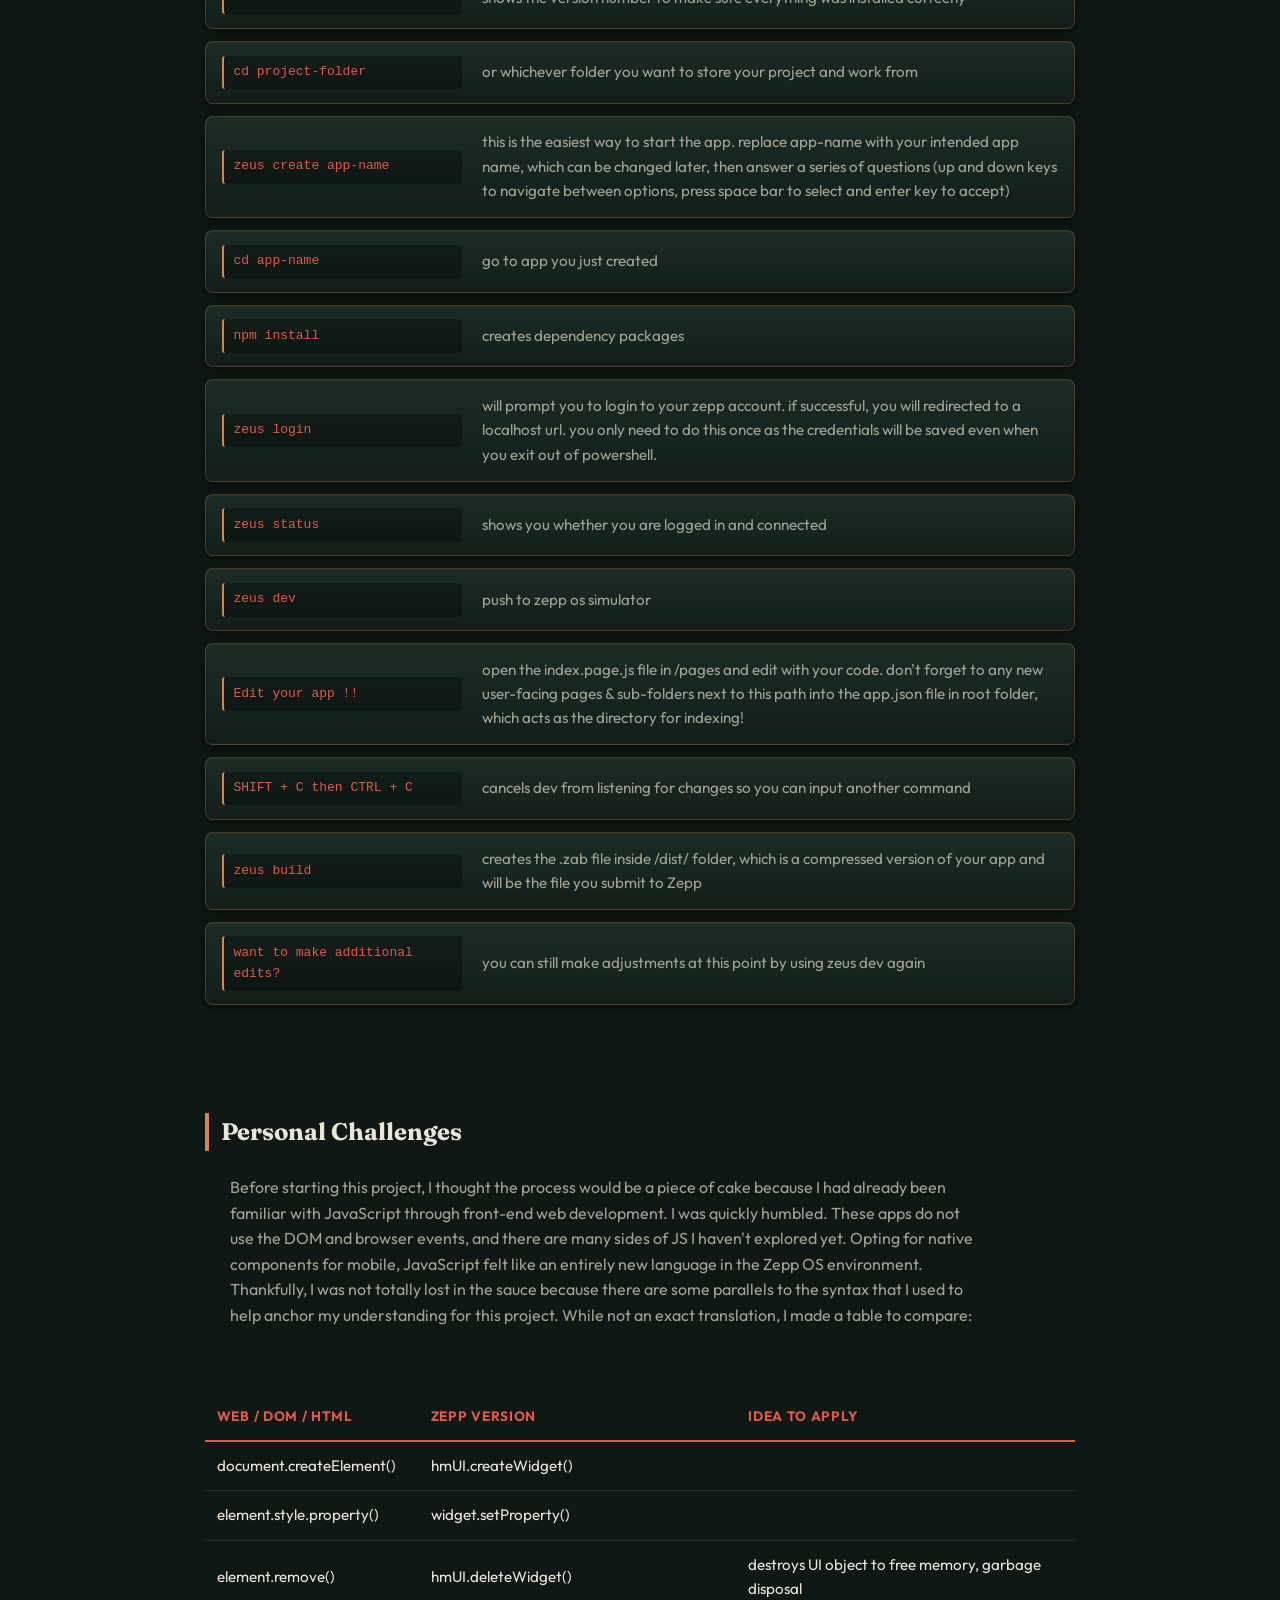
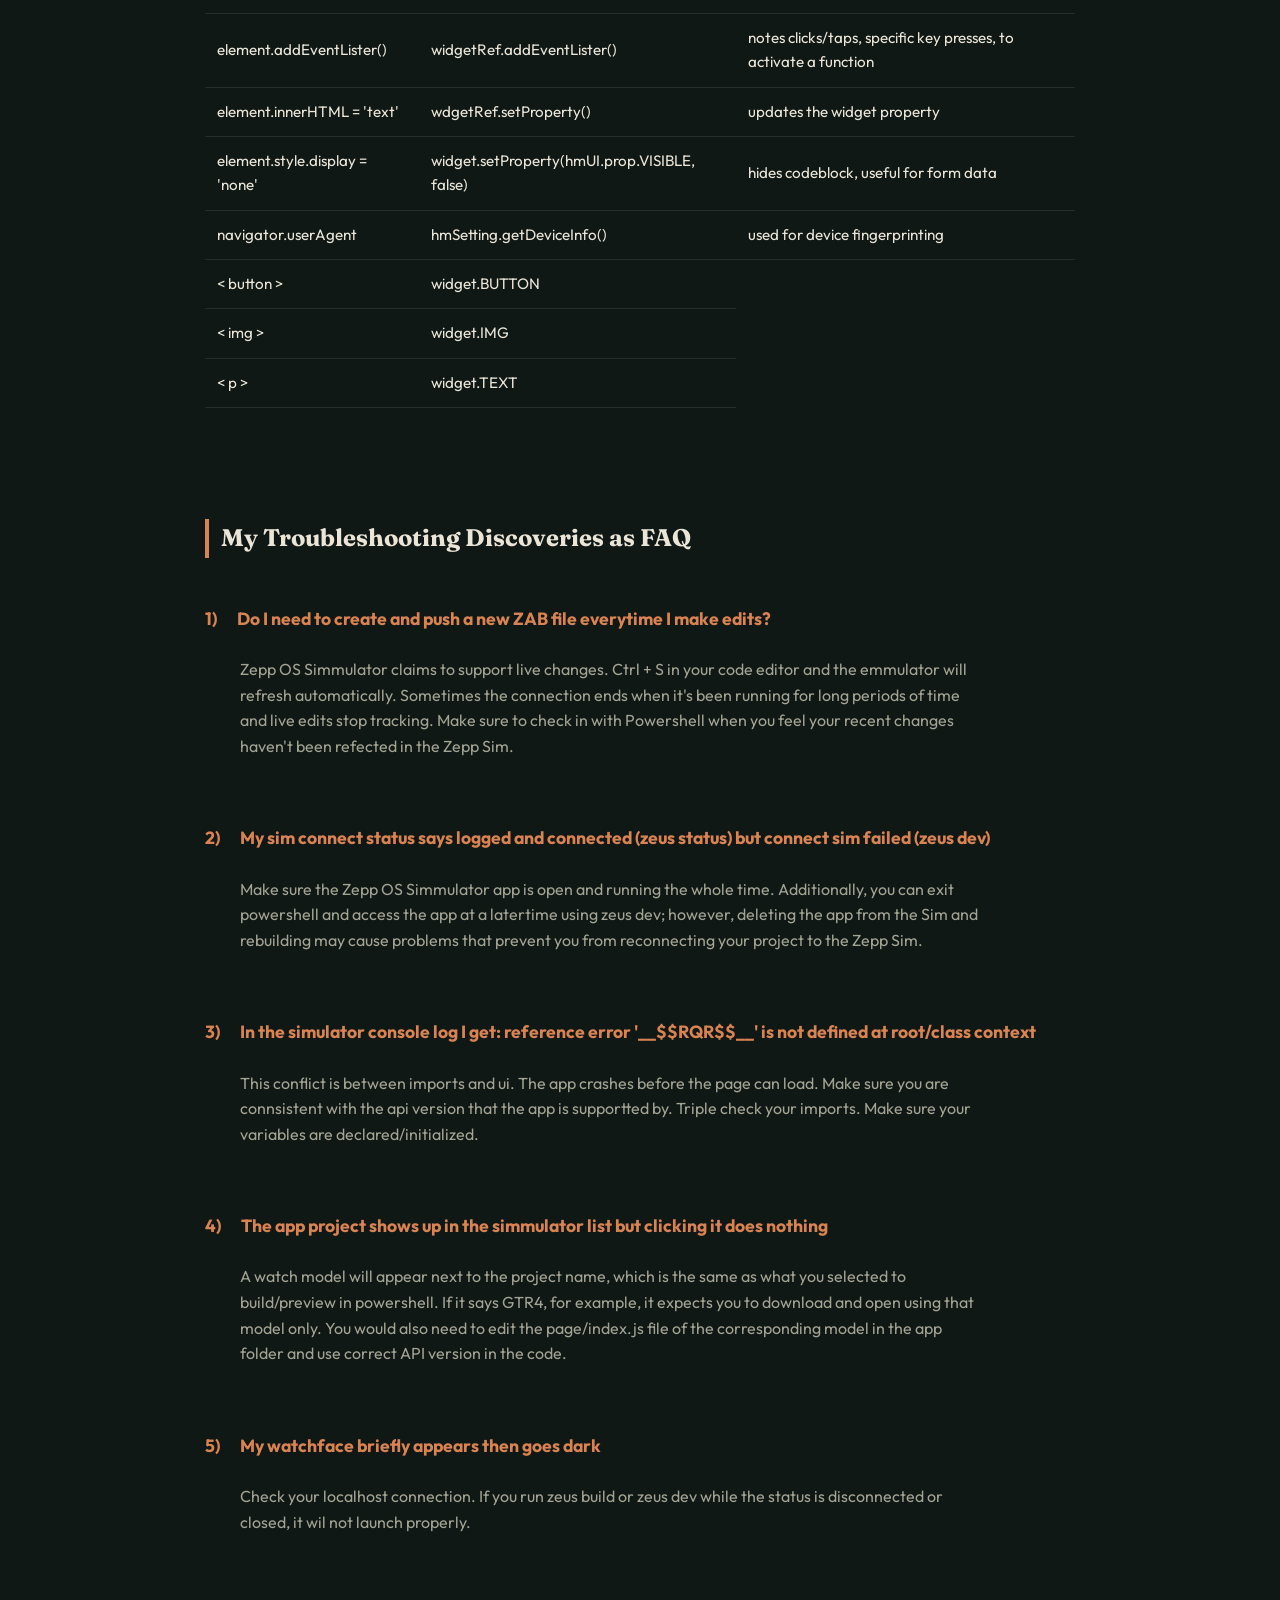
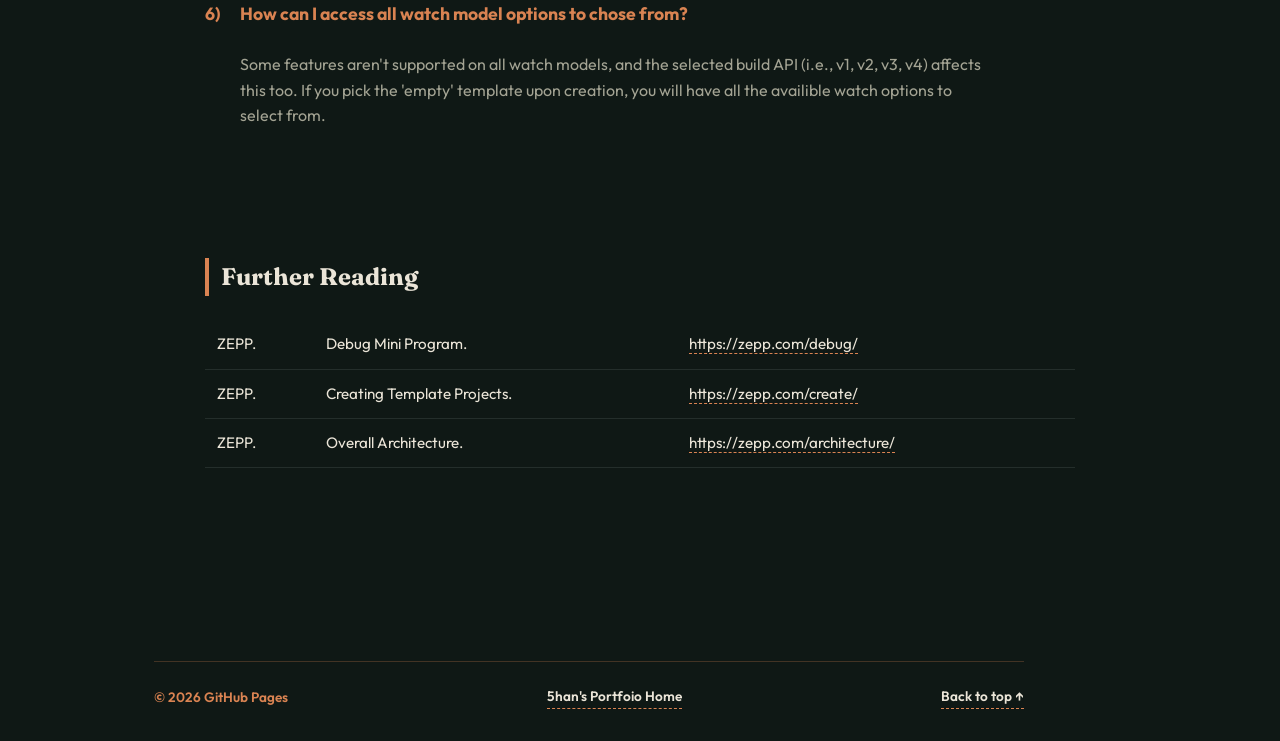
<file: blog/project2.html>
<!DOCTYPE html> 
<html lang="en"> 
<head> 
	<header>
		<meta charset="UTF-8" /> 
		<meta name="viewport" content="width=device-width, initial-scale=1.0" />
		<title>Portfolio | Zepp</title> <link rel="stylesheet" type="text/css" href="../style.css" /> 
	</header>
</head> 
 
<body>
<main> 
	<h1>My First App For ZEPP </h1>
	<h2>Build and publish your first smartwatch mini application with me. </h2>
<br><br>
	<div class="article-meta">
		<span>By <strong class="author">5h6nn0n (Shannon Alexis)</strong></span>
		<span class="dot-separator">•</span>
		<time datetime="2026-07-18">July 18, 2026</time>
		<span class="dot-separator">•</span>
		<span>10 min read</span>
	</div>
	
	<nav class="project-nav" >
		<h4>Contents:</h4>
		<a href="#introduction">Introduction</a>
		<a href="#walkthrough">Walkthrough</a>
		<a href="#challenges">Challenges</a>
		<a href="#troubleshoot">Troubleshooting</a>
		<a href="#resources">Resources</a>
	</nav>
<br>
	<h3 id="introduction">Introduction</h3>
		<p class='indent-p'>ZEPP OS is Amazefit's operating system for its smartwatch devices. As opposed to Apple or Android, ZEPP has a niche userbase with fewer apps in store to compete with, making it an attractive entry point for developers. It is also a completely free process from start to finish. I will walk you through the steps on how to build and publish your first app for ZEPP!</p>
 <br><br>
	<h4>To complete this project you will juggle 4 screen views:</h4>
	<ul class="you-will-need">
		<li><span></span>ZEPP OS Simulator</li>
		<li><span></span>Watch Emmulator</li>
		<li><span></span>VS code (or any editor)</li>
		<li><span></span>Windows PowerShell</li>
	</ul>
<br><br>
	<h3 id="walkthrough">Walkthrough</h3>
	<table>
		<tr>
			<th>Download ZEPP OS Simulator</th>
			<th>Download Node.js</th> 
		</tr>
		<tr>
			<td>reccommend: simulator_2.1.1_window_x64</td>
			<td>if you don't already have it installed</td>
		</tr>
		<tr>
			<td><a target="somethingUnique" href="https://docs.zepp.com/docs/guides/tools/simulator/download/">Here</a></td>
			<td><a  target="somethingUnique" href="https://docs.zepp.com/docs/guides/best-practice/Basic-environment-construction/#installing-nodejs" >Here</a></td>
		</tr>
	</table>
	<p>*** The package version of Node takes up more storage and includes MS VS Installer, VS Build Tools, Python Launcher, Python 3.14, and Node.js</p>
<br><br>
	<h4>1....Log in or create a developer account with zepp on web</h4>
	<h4>2....Launch the zepp os simulator app and log in</h4>
	<h4>3....Click the emulator icon (top left corner) and keep it open</h4>
	<h4>4....Open Windows PowerShell</h4>
<br>
<div class="command-grid">
	<div class="cmd-block">
		<code>npm i @zeppos/zeus-cli -g</code>
		<p class="explanation">installs zeus command line package globally</p>
	</div>
	<div class="cmd-block">
		<code>zeus -v</code>
		<p class="explanation">shows the version number to make sure everything was installed correctly</p>
	</div>
	<div class="cmd-block">
		<code>cd project-folder</code>
		<p class="explanation">or whichever folder you want to store your project and work from</p>
	</div>
	<div class="cmd-block">
		<code>zeus create app-name</code>
		<p class="explanation">this is the easiest way to start the app. replace app-name with your intended app name, which can be changed later, then answer a series of questions (up and down keys to navigate between options, press space bar to select and enter key to accept)</p>
	</div>
	<div class="cmd-block">
		<code>cd app-name</code>
		<p class="explanation">go to app you just created</p>
	</div>
	<div class="cmd-block">
		<code>npm install</code>
		<p class="explanation">creates dependency packages</p>
	</div>
	<div class="cmd-block">
		<code>zeus login</code>
		<p class="explanation">will prompt you to login to your zepp account. if successful, you will redirected to a localhost url. you only need to do this once as the credentials will be saved even when you exit out of powershell.</p>
	</div>
	<div class="cmd-block">
		<code>zeus status</code>
		<p class="explanation">shows you whether you are logged in and connected</p>
	</div>
	<div class="cmd-block">
		<code>zeus dev</code>
		<p class="explanation">push to zepp os simulator</p>
	</div>
	<div class="cmd-block">
		<code>Edit your app !!</code>
		<p class="explanation">open the index.page.js file in /pages and edit with your code. don't forget to any new user-facing pages & sub-folders next to this path into the app.json file in root folder, which acts as the directory for indexing!</p>
	</div>
	<div class="cmd-block">
		<code>SHIFT + C then CTRL + C</code>
		<p class="explanation">cancels dev from listening for changes so you can input another command</p>
	</div>
	<div class="cmd-block">
		<code>zeus build</code>
		<p class="explanation">creates the .zab file inside /dist/ folder, which is a compressed version of your app and will be the file you submit to Zepp</p>
	</div>
	<div class="cmd-block">
		<code>want to make additional edits?</code>
		<p class="explanation">you can still make adjustments at this point by using zeus dev again</p>
	</div>
</div>
<br><br>
	<h3 id="challenges">Personal Challenges</h3>
	<p class='indent-p'>Before starting this project, I thought the process would be a piece of cake because I had already been familiar with JavaScript through front-end web development. I was quickly humbled. These apps do not use the DOM and browser events, and there are many sides of JS I haven't explored yet. Opting for native components for mobile, JavaScript felt like an entirely new language in the Zepp OS environment. Thankfully, I was not totally lost in the sauce because there are some parallels to the syntax that I used to help anchor my understanding for this project. While not an exact translation, I made a table to compare: </p>
<br>
<table>
	<th>Web / DOM / HTML</th>
	<th>Zepp Version</th>
	<th>Idea to apply</th>
	<tr>
		<td>document.createElement()</td>
		<td>hmUI.createWidget()</td>
		<td></td>
	</tr>
	<tr>
		<td>element.style.property()</td>
		<td>widget.setProperty()</td>
		<td></td>
	</tr>
	<tr>
		<td>element.remove()</td>
		<td>hmUI.deleteWidget()</td>
		<td>destroys UI object to free memory, garbage disposal</td>
	</tr>
	<tr>
		<td>element.addEventLister()</td>
		<td>widgetRef.addEventLister()</td>
		<td>notes clicks/taps, specific key presses, to activate a function</td>
	</tr>
	<tr>
		<td>element.innerHTML = 'text'</td>
		<td>wdgetRef.setProperty()</td>
		<td>updates the widget property</td>
	</tr>
	<tr>
		<td>element.style.display = 'none'</td>
		<td>widget.setProperty(hmUI.prop.VISIBLE, false)</td>
		<td>hides codeblock, useful for form data</td>
	</tr>
	<tr>
		<td>navigator.userAgent</td>
		<td>hmSetting.getDeviceInfo()</td>
		<td>used for device fingerprinting</td>
	</tr>
	<tr>
		<td>< button ></td>
		<td>widget.BUTTON</td>
	</tr>
	<tr>
		<td>< img ></td>
		<td>widget.IMG</td>
	</tr>
	<tr>
		<td>< p ></td>
		<td>widget.TEXT</td>
	</tr>
</table>
<br><br>
<h3 id="troubleshoot">My Troubleshooting Discoveries as FAQ</h3>
	<div class='explore'>
		<h4>1)</h4>
		<h4>Do I need to create and push a new ZAB file everytime I make edits?</h4>
	</div>
	<p class='indent'>Zepp OS Simmulator claims to support live changes. Ctrl + S in your code editor and the emmulator will refresh automatically. Sometimes the connection ends when it's been running for long periods of time and live edits stop tracking. Make sure to check in with Powershell when you feel your recent changes haven't been refected in the Zepp Sim.</p>
<br>
	<div class='explore'>
		<h4>2)</h4>
		<h4>My sim connect status says logged and connected (zeus status) but connect sim failed (zeus dev)</h4>
	</div>
	<p class='indent'>Make sure the Zepp OS Simmulator app is open and running the whole time. Additionally, you can exit powershell and access the app at a latertime using zeus dev; however, deleting the app from the Sim and rebuilding may cause problems that prevent you from reconnecting your project to the Zepp Sim.</p>
<br>
	<div class='explore'>
		<h4>3)</h4>
		<h4>In the simulator console log I get: reference error '__$$RQR$$__' is not defined at root/class context</h4>
	</div>
	<p class='indent'>This conflict is between imports and ui. The app crashes before the page can load. Make sure you are connsistent with the api version that the app is supportted by. Triple check your imports. Make sure your variables are declared/initialized. </p>
<br>
	<div class='explore'>
		<h4>4)</h4>
		<h4>The app project shows up in the simmulator list but clicking it does nothing</h4>
	</div>
	<p class='indent'>A watch model will appear next to the project name, which is the same as what you selected to build/preview in powershell. If it says GTR4, for example, it expects you to download and open using that model only. You would also need to edit the page/index.js file of the corresponding model in the app folder and use correct API version in the code. </p>
<br>
	<div class='explore'>
		<h4>5)</h4>
		<h4>My watchface briefly appears then goes dark</h4>
	</div>
	<p class='indent'>Check your localhost connection. If you run zeus build or zeus dev while the status is disconnected or closed, it wil not launch properly. </p>
<br>
	<div class='explore'>
		<h4>6)</h4> 
		<h4>How can I access all watch model options to chose from? </h4>
	</div>
	<p class='indent'>Some features aren't supported on all watch models, and the selected build API (i.e., v1, v2, v3, v4) affects this too. If you pick the 'empty' template upon creation, you will have all the availible watch options to select from.</p>
<br>
<br><br>
<h3 id="resources">Further Reading</h3>
	<table>
	<tr>
		<td>ZEPP.</td> 
		<td  class="itc">Debug Mini Program.</td>
		<td><a target="somethingUnique" href="https://docs.zepp.com/docs/guides/best-practice/debug/">https://zepp.com/debug/</a></td>
	</tr>
	<tr>
		<td>ZEPP.</td> 
		<td  class="itc">Creating Template Projects.</td>
		<td> <a target="somethingUnique" href="https://docs.zepp.com/docs/guides/quick-start/create/">https://zepp.com/create/</a></td>
	</tr>
	<tr>
		<td>ZEPP.</td> 
		<td  class="itc">Overall Architecture.</td>
		<td> <a target="somethingUnique" href="https://docs.zepp.com/docs/guides/architecture/arc/">https://zepp.com/architecture/</a></td>
	</tr>
	</table>
<br><br>
</main>
</body>

<footer id="date" class="site-footer">
	<script>document.getElementById("date").innerHTML = `&copy; ${new Date().getFullYear()} GitHub Pages `; </script> 
		<a href="../index.html">5han's Portfoio Home</a>
		<a href="#top">Back to top ↑</a>
</footer>

 </html>
</file>
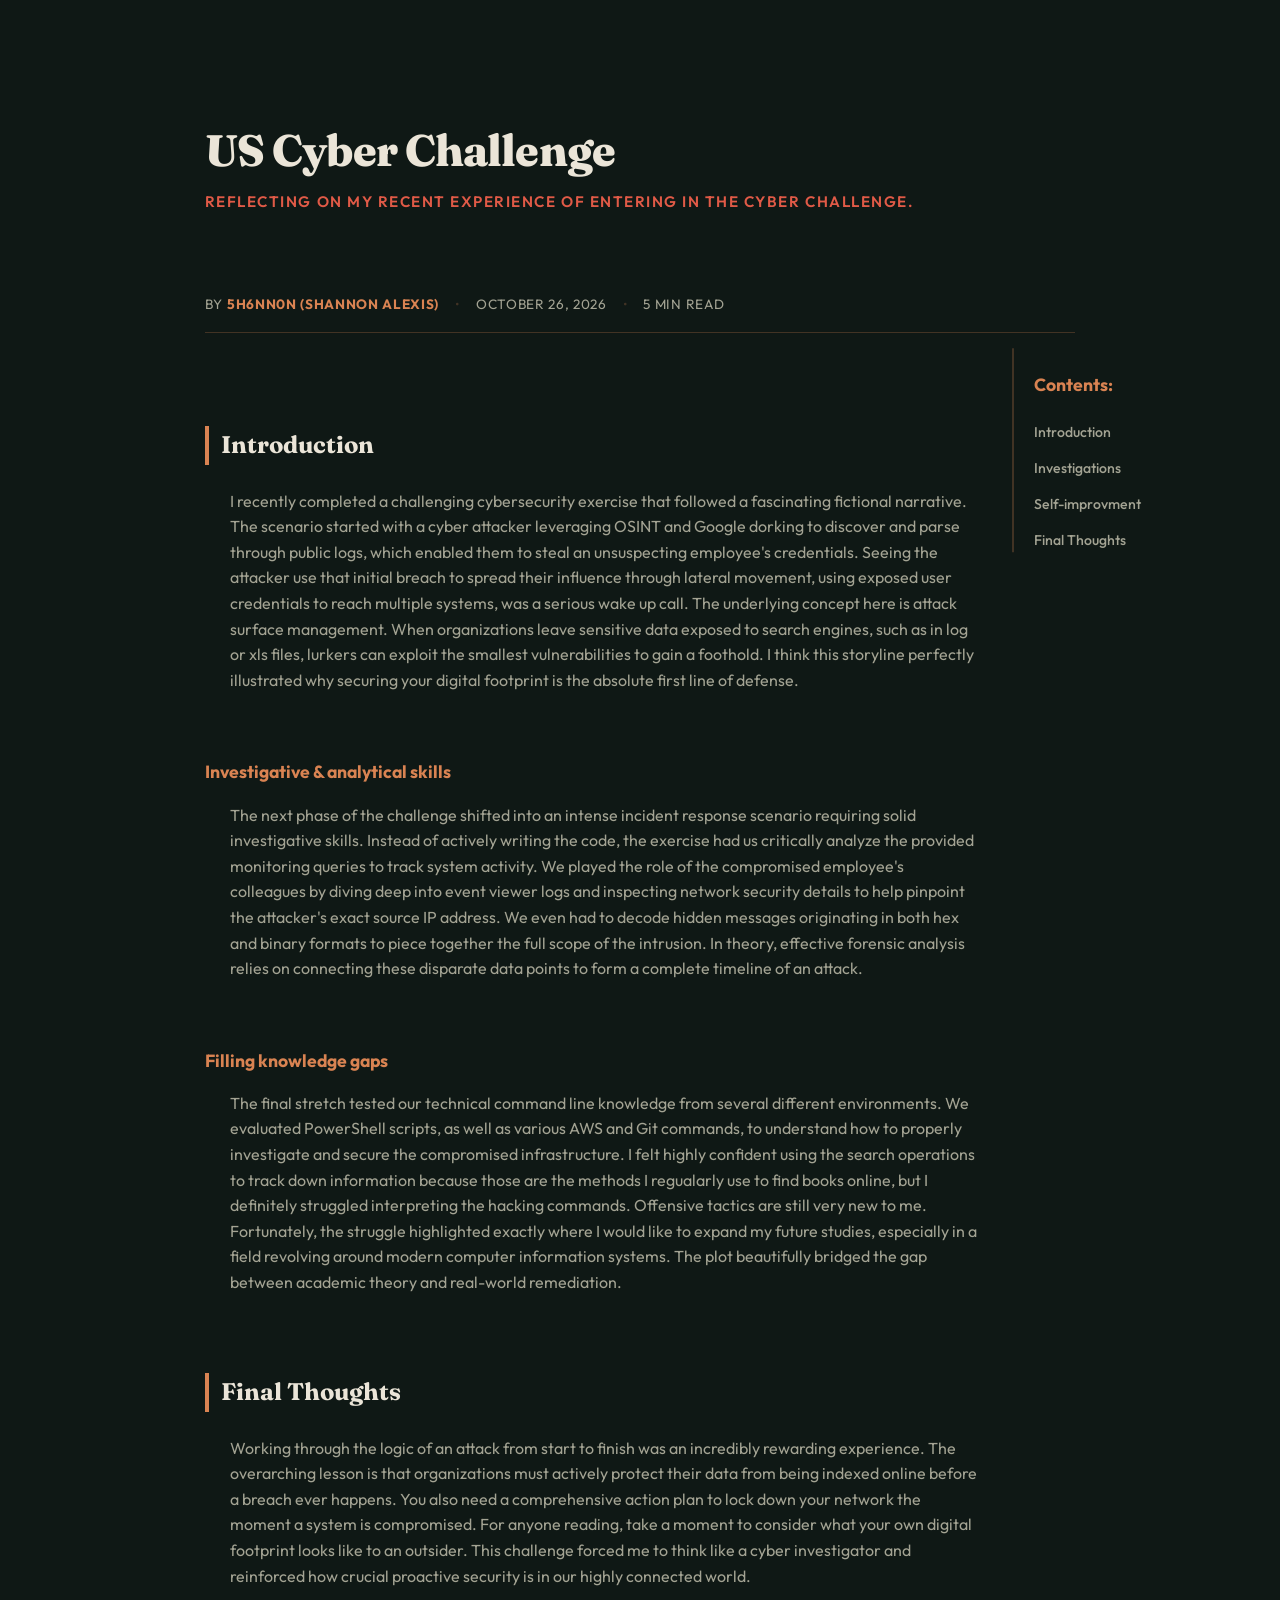
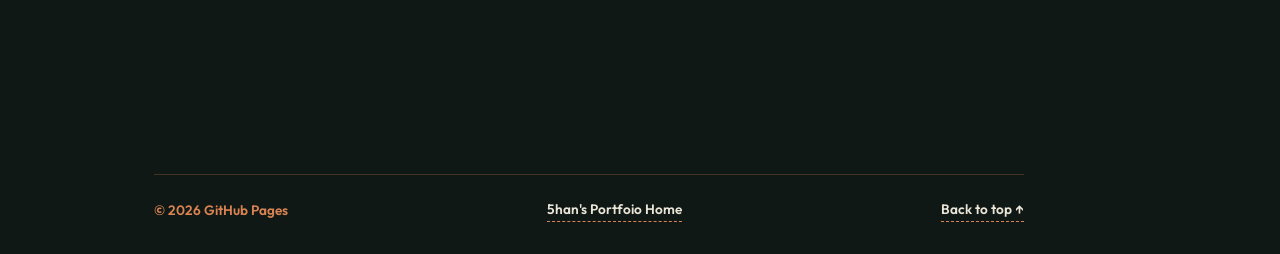
<file: blog/project3.html>
<!DOCTYPE html> 
<html lang="en"> 
<head> 
	<header>
		<meta charset="UTF-8" /> 
		<meta name="viewport" content="width=device-width, initial-scale=1.0" />
		<title>Portfolio | USCC </title> <link rel="stylesheet" type="text/css" href="../style.css" /> 
	</header>
</head> 
 
<body>
<main> 
	<h1>US Cyber Challenge </h1>
	<h2>Reflecting on my recent experience of entering in the cyber challenge. </h2>
<br><br>
	<div class="article-meta">
		<span>By <strong class="author">5h6nn0n (Shannon Alexis)</strong></span>
		<span class="dot-separator">•</span>
		<time datetime="2026-10-26">October 26, 2026</time>
		<span class="dot-separator">•</span>
		<span>5 min read</span>
	</div>
	
	<nav class="project-nav" >
		<h4>Contents:</h4>
		<a href="#1">Introduction</a>
		<a href="#2">Investigations</a>
		<a href="#3">Self-improvment</a>
		<a href="#4">Final Thoughts</a>
	</nav>
<br>

<h3 id="1">Introduction</h3>
<p class='indent-p'>I recently completed a challenging cybersecurity exercise that followed a fascinating fictional narrative. The scenario started with a cyber attacker leveraging OSINT and Google dorking to discover and parse through public logs, which enabled them to steal an unsuspecting employee's credentials. Seeing the attacker use that initial breach to spread their influence through lateral movement, using exposed user credentials to reach multiple systems, was a serious wake up call. The underlying concept here is attack surface management. When organizations leave sensitive data exposed to search engines, such as in log or xls files, lurkers can exploit the smallest vulnerabilities to gain a foothold. I think this storyline perfectly illustrated why securing your digital footprint is the absolute first line of defense.</p>
<br>
<h4 id="2">Investigative & analytical skills</h4>
<p class='indent-p'>The next phase of the challenge shifted into an intense incident response scenario requiring solid investigative skills. Instead of actively writing the code, the exercise had us critically analyze the provided monitoring queries to track system activity. We played the role of the compromised employee's colleagues by diving deep into event viewer logs and inspecting network security details to help pinpoint the attacker's exact source IP address. We even had to decode hidden messages originating in both hex and binary formats to piece together the full scope of the intrusion. In theory, effective forensic analysis relies on connecting these disparate data points to form a complete timeline of an attack.</p>
<br>
<h4 id="3">Filling knowledge gaps </h4>
<p class='indent-p'>The final stretch tested our technical command line knowledge from several different environments. We evaluated PowerShell scripts, as well as various AWS and Git commands, to understand how to properly investigate and secure the compromised infrastructure. I felt highly confident using the search operations to track down information because those are the methods I regualarly use to find books online, but I definitely struggled interpreting the hacking commands. Offensive tactics are still very new to me. Fortunately, the struggle highlighted exactly where I would like to expand my future studies, especially in a field revolving around modern computer information systems. The plot beautifully bridged the gap between academic theory and real-world remediation.</p>
<br>
<h3 id="4">Final Thoughts</h3>
<p class='indent-p'>Working through the logic of an attack from start to finish was an incredibly rewarding experience. The overarching lesson is that organizations must actively protect their data from being indexed online before a breach ever happens. You also need a comprehensive action plan to lock down your network the moment a system is compromised. For anyone reading, take a moment to consider what your own digital footprint looks like to an outsider. This challenge forced me to think like a cyber investigator and reinforced how crucial proactive security is in our highly connected world.</p>



<br><br>
</main>
</body>

<footer id="date" class="site-footer">
	<script>document.getElementById("date").innerHTML = `&copy; ${new Date().getFullYear()} GitHub Pages `; </script> 
		<a href="../index.html">5han's Portfoio Home</a>
		<a href="#top">Back to top ↑</a>
</footer>

 </html>
</file>
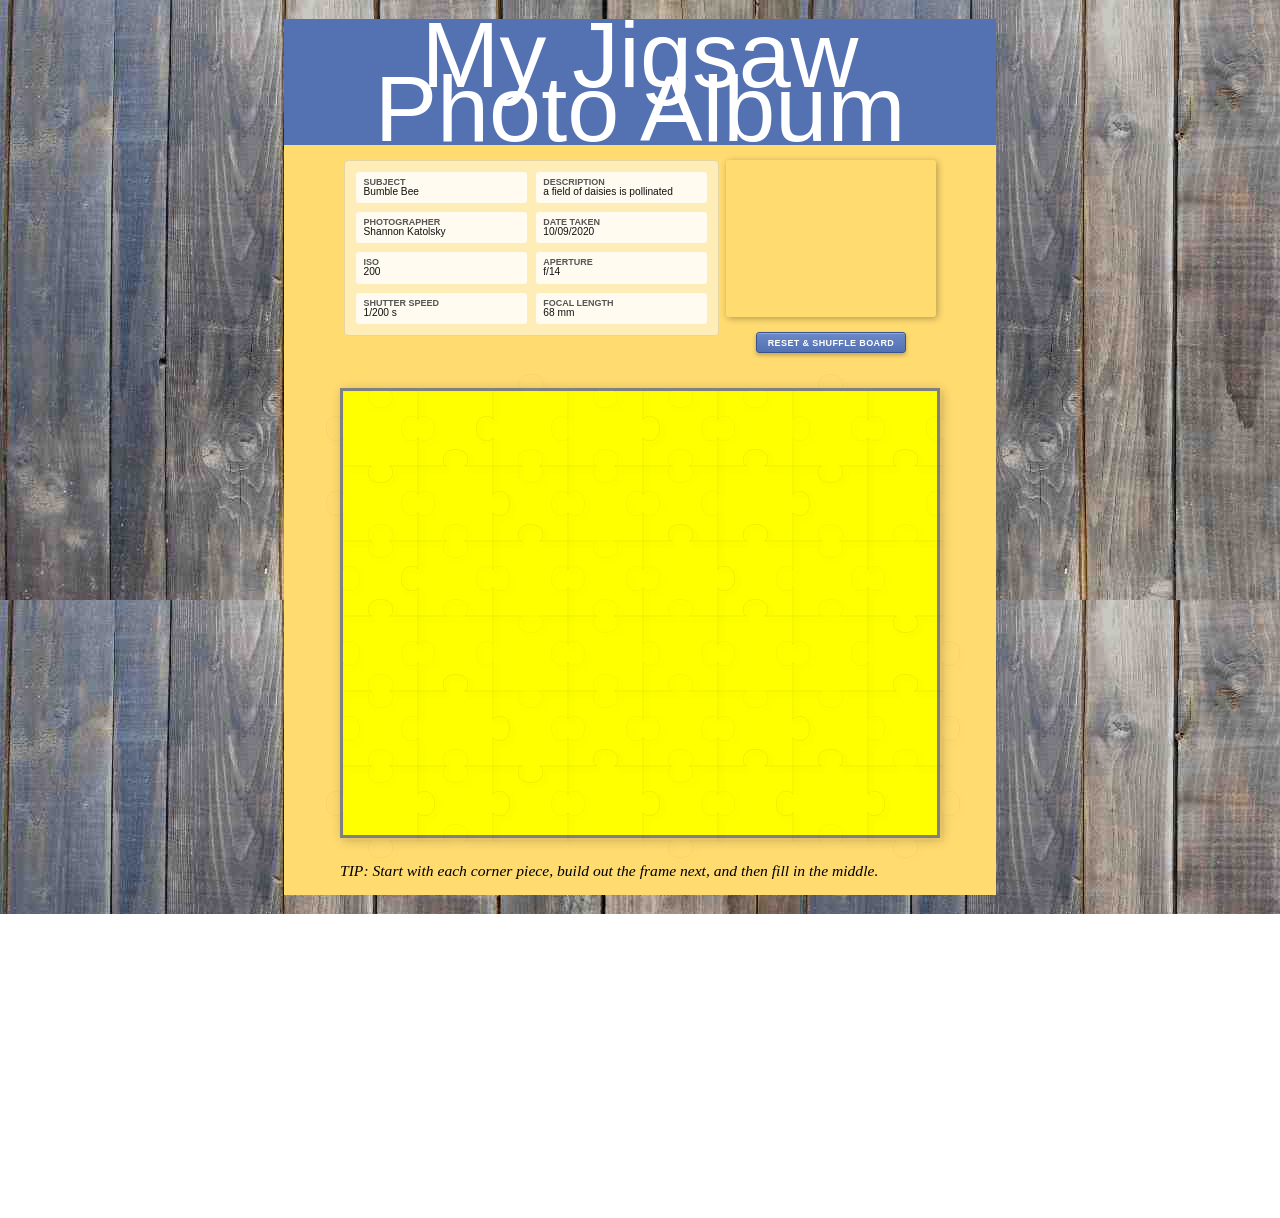
<file: jigsaw/jigsaw.html>
<!DOCTYPE html>
<html lang="en">
<head>
   <meta charset="utf-8" />
   <meta name="viewport" content="width=device-width,initial-scale=1.0">
   <title>Jigsaw Album</title>
   <link rel="stylesheet" href="jigsaw.css" />
   <script src="jigsaw.js" defer></script>
</head>
<body>
   <header>
      <h1>My Jigsaw Photo Album</h1>
   </header>
	<main>
   <section>
	  <div id="container" class="metadata-grid"></div>
      <div id="lightbox" ></div> 
	  <button onclick="resetPuzzleBoard()">Reset & Shuffle Board</button>
   <br><br>
      <!-- SVG workspace -->
      <svg id="puzzleBoard">
            <!-- Dynamic SVG clipPaths will be injected here by JavaScript -->
         </defs>
         <!-- Puzzle piece groups (<g>) will be rendered here -->
      </svg>
	    <p><em> TIP: Start with each corner piece, build out the frame next, and then fill in the middle.</em>
      </p> 
	  <br>
   </section>
   </main> 
</body>
</html>
</file>
<file: chapter5/styles5.css>
/* apply a natural box layout model to all elements */* 
{
   -moz-box-sizing: border-box;
   -webkit-box-sizing: border-box;
   box-sizing: border-box;
}

/* reset rules */
html, body, div, span, applet, object, iframe,
h1, h2, h3, h4, h5, h6, p, blockquote, pre,
a, abbr, acronym, address, big, cite, code,
del, dfn, em, img, ins, kbd, q, s, samp,
small, strike, strong, sub, sup, tt, var,
b, u, i, center,
dl, dt, dd, ol, ul, li,
fieldset, form, label, legend,
table, caption, tbody, tfoot, thead, tr, th, td,
article, aside, canvas, details, embed, 
figure, figcaption, footer, header, hgroup, 
menu, nav, output, ruby, section, summary,
time, mark, audio, video {
   margin: 0;
   padding: 0;
   border: 0;
   font-size: 100%;
   font: inherit;
   vertical-align: baseline;
   
}

/* HTML5 display-role reset for older browsers */
article, aside, details, figcaption, figure, 
footer, header, hgroup, menu, nav, section {
   display: block;
}
body {
   line-height: 2;
   max-width: 100%;
   background-image: url('9954F383.GIF'); 
   margin: 50px auto;
   font-family: monospace;
   color: rgb(197, 201, 190);
   
}
h1 {
   font-size: 36px;
   text-align: center;
   background-color: black;
   padding: 15px;
   margin-inline-start: 125px;
   margin-inline-end: 125px;
}
p, table, ul {
   margin-inline-start: 125px;
   font-size: 18px;
   text-decoration: none;
   list-style: none;
   background-color: rgba(0, 0, 0, 0.685);
   margin-inline-end: 125px;
   width: 80%;
}
h2 {
   text-align: center;
   font-size: 24px;
   background-color: black;
   margin-inline-start: 125px;
   margin-inline-end: 125px;
   color:brown;
}
footer {
   font-size:x-small;
   text-align: center;
}
#img {
   display: block;
   width: 25%;
   overflow: hidden;
   border: 5px dotted rgba(165, 42, 42, 0.731);
   margin: auto;
}
a {
   color:brown;
}
nav {
   background-color: brown; 
   list-style-type: none;
   text-align: center;
   margin-left: 0;
   margin-right: 0;
}

nav li {
   display: inline-block;
   font-size: 20px;
   padding: 20px;
 }
 nav a {
  text-decoration: none;
  display:contents ;
  justify-content: space-around;
  color: inherit;
 }

 nav ul li a:hover {
  color: rgb(94, 199, 120);
  text-shadow: black;
}
</file>
<file: style.css>
@import url('https://fonts.googleapis.com/css2?family=Fraunces:ital,opsz,wght@0,9..144,700;0,9..144,900;1,9..144,400&family=Outfit:wght@400;500;600&family=Space+Mono:wght@400;700&display=swap');

:root {
  --bg-dark: #0F1815;
  --text-light: #EBE5D8;
  --accent-lime: #D98352; 
  --accent-orange: #E05A47;
  --bg-card: #172420; 
  --text-muted: #A3A393;
  --border-dim: rgba(217, 131, 82, 0.25);
  --code-bg: #0A110F;
  
  --font-heading: 'Fraunces', serif;
  --font-body: 'Outfit', system-ui, sans-serif;
  --font-code: 'Space Mono', monospace;
}

@media (min-width: 600px) {


body {
    background-color: var(--bg-dark);
    color: var(--text-light);
    font-family: var(--font-body);
    line-height: 1.6;
    margin: 0;  
    padding: clamp(2rem, 3vh, 4rem) clamp(16rem, 20vw, 24rem) clamp(2rem, 3vh, 4rem) clamp(6rem, 12vw, 16rem); 
  }

  main {
    width: 100%;
    max-width: 1200px;
    margin: 0 auto;
    padding: clamp(40px, 6vh, 80px) clamp(20px, 4vw, 60px);
  }

h1 {
  font-family: var(--font-heading);
  font-size: 2.75rem;
  font-weight: 800;
  letter-spacing: -0.02em;
  color: var(--text-light);
  margin-bottom: 0.25rem;
}

h2 {
 font-family: var(--font-body);
 font-size: 0.95rem;
  font-weight: 600;
  text-transform: uppercase;
  letter-spacing: 0.1em;
  color: var(--accent-orange);
  margin-top: 0;
}

h3 {
  font-family: var(--font-heading);
  font-size: 1.5rem;
  color: var(--text-light);
  border-left: 4px solid var(--accent-lime);
  padding-left: 0.75rem;
  margin-top: 2.25rem;
}

h4 {
  font-family: var(--font-body);
  font-size: 1.1rem;
  color: var(--accent-lime);
  margin-bottom: 0.5rem;
}

p {
  font-family: var(--font-body);
  font-size: 1rem;
  color: var(--text-muted);
  max-width: 68ch;
}
code, pre {
  font-family: var(--font-code);
}

a {
  color: var(--text-light);
  text-decoration: none;
  border-bottom: 1px dashed var(--accent-lime);
  transition: all 0.2s ease;
}

a:hover {
  color: var(--accent-lime);
  border-bottom-style: solid;
}

/* EXPLORE SECTION */
.explore {
  display: flex;
  flex-wrap: wrap;
  gap: 1.25rem;
  align-items: center;
  padding: 0;
}

.explore img, 
.explore .icon {
  width: 44px;
  height: 44px;
  filter: sepia(30%) hue-rotate(300deg) contrast(90%);
  transition: transform 0.25s ease, filter 0.25s ease;
}

.explore img:hover, 
.explore .icon:hover {
  filter: none;
  transform: translateY(-4px) scale(1.08);
}

/* LIST SECTION */
.you-will-need {
  display: flex;
  flex-wrap: wrap;
  gap: 0.75rem;
  list-style: none;
  padding: 0;
  margin: 1.25rem 0;
}

.you-will-need li {
  background: var(--bg-card);
  border: 1px solid var(--border-dim);
  color: var(--text-light);
  padding: 0.5rem 1rem;
  border-radius: 4px;
  font-weight: 500;
  display: flex;
  align-items: center;
  gap: 0.5rem;
}

.you-will-need li:hover {
  border-color: var(--accent-lime);
}

.command-grid {
  display: flex;
  flex-direction: column;
  gap: 0.75rem;
  margin: 1.25rem 0;
}

/* COMMAND LINE / CODE BLOCKS*/
.cmd-block {
  display: grid;
  grid-template-columns: 240px 1fr;
  gap: 1.25rem;
  align-items: center;
  background: var(--code-bg);
  border: 1px solid var(--border-dim);
  border-radius: 4px;
  padding: 0.85rem 1rem;
}

.cmd-block code {
  font-family: monospace;
  color: var(--accent-orange);
  background: rgba(0, 0, 0, 0.3);
  padding: 0.4rem 0.6rem;
  border-radius: 3px;
  border-left: 2px solid var(--accent-lime);
}

.cmd-block .explanation {
  margin: 0;
  font-size: 0.95rem;
  color: var(--text-muted);
}

.cmd-block,
.you-will-need li {
  background: linear-gradient(180deg, #1C2B26 0%, #131E1B 100%);
  border: 1px solid var(--border-dim);
  border-radius: 8px;
  box-shadow: inset 0 1px 0 rgba(255, 255, 255, 0.04), 
              0 4px 12px rgba(0, 0, 0, 0.4);
  transition: transform 0.2s ease, border-color 0.2s ease;
}

.cmd-block:hover {
  border-color: var(--accent-lime);
  transform: translateY(-2px);
}


/* NAV BAR  ON THE SIDE OF PAGE */
.project-nav {
    position: fixed;
    top: 50%;
    right: clamp(1.5rem, 3vw, 4rem);
    transform: translateY(-50%);
    width: clamp(13rem, 16vw, 18rem);          
    max-height: clamp(24rem, 60vh, 45rem);    
    overflow-y: auto;
    overflow-x: hidden;
    padding-left: clamp(1rem, 1.5vw, 1.5rem);
    display: flex;
    flex-direction: column;
    gap: clamp(0.80rem, 1.5vh, 1.2rem);
    border-left: 2px solid var(--border-dim);
    scrollbar-width: thin;
    scrollbar-color: var(--accent-lime) transparent;
  }

  .project-nav a {
    color: var(--text-muted);
    text-decoration: none;
    font-size: clamp(0.85rem, 1.1vw, 1.1rem);
    font-weight: 500;
    white-space: normal;    
    transition: all 0.2s ease;
    border-bottom: none;
  }

.project-nav a:hover {
  color: var(--accent-lime);
  transform: translateX(-4px);
}

.project-nav::-webkit-scrollbar {
  width: 4px;
}

.project-nav::-webkit-scrollbar-track {
  background: transparent;
}

.project-nav::-webkit-scrollbar-thumb {
  background: var(--border-dim);
  border-radius: 4px;
}

.project-nav::-webkit-scrollbar-thumb:hover {
  background: var(--accent-orange);
}

/* FOOTER */
.site-footer {
  margin-top: 4rem;
  padding-top: 1.5rem;
  border-top: 1px solid var(--border-dim);
  display: flex;
  justify-content: space-between;
  align-items: center;
  font-size: 0.85rem;
  color: var(--text-muted);
}

#date {
  color: var(--accent-lime);
  font-weight: 600;
}


/* SHIFTS PARAGRAPHS */
.indent {
	  padding-left: 35px;
}
.indent-p {
	  padding-left: 25px;
}

/* Container layout to pair paragraphs with side images */
.content-row {
  display: grid;
  grid-template-columns: 550px 1fr; 
  justify-items: end;
  gap: 2rem;
  align-items: center;
  margin-bottom: 2rem;
  padding-left: 25px;
  margin-right: -25px;

}

.about-pic {
  width: 100%;
  height: auto;
  display: block;
  object-fit: cover;
  object-fit: contain;
  transition: transform 0.3s ease;
  margin-left: auto;
  user-select: none;
  -webkit-user-drag: none;
}

.about-pic:hover {
  transform: scale(1.02);
}

/* PHOTO 1: 4:5 Aspect Ratio */
.pic-4-5 {
  border-radius: 16px;
  border: 6px dotted #B24A2A; 
  padding: 6px;
  background: var(--code-bg);
  width: 200px; 
  aspect-ratio: 4 / 5;
  margin-top: -90px;
}

/* PHOTO 2: 9:16 Aspect Ratio */
.pic-9-16 {
  margin: -30px auto;
  border-radius: 40% / 15%; 
  border: 6px double #1C2B26; 
  outline: 2px solid var(--border-dim);
  outline-offset: 4px;
  width: 200px;
  aspect-ratio: 9 / 16;
  transform: translateX(35px);
   margin-top: -60px;
}

/* PHOTO 3: 1:1 Aspect Ratio */
.pic-cat {
  width: 200px;
  border-radius: 50%; 
  border: 4px dashed var(--accent-lime); 
  padding: 8px;
  background: radial-gradient(circle, rgba(217, 131, 82, 0.15) 0%, transparent 70%);
  box-shadow: 0 0 15px rgba(217, 131, 82, 0.2);
  aspect-ratio: 1 / 1;
  margin-top: -40px;
}

/* date and author display for blog content*/
.article-meta {
  display: flex;
  align-items: center;
  gap: 1rem;
  font-size: 0.85rem;
  letter-spacing: 0.05em;
  text-transform: uppercase;
  color: var(--text-muted);
  margin: 1rem 0 2rem 0;
  padding-bottom: 1rem;
  border-bottom: 1px solid var(--border-dim);
}

.article-meta .author {
  color: var(--accent-lime);
  font-weight: 700;
}

.article-meta .dot-separator {
  color: var(--border-dim);
}

/* table to display data */

table {
  width: 100%;
  border-collapse: collapse;
  margin: 1.5rem 0;
  font-size: 0.95rem;
}

th {
  text-align: left;
  padding: 0.75rem;
  color: var(--accent-orange);
  border-bottom: 2px solid var(--accent-orange);
  text-transform: uppercase;
  font-size: 0.85rem;
  letter-spacing: 0.05em;
}

td {
  padding: 0.75rem;
  border-bottom: 1px solid rgba(224, 228, 236, 0.1);
}

tr:hover td {
  background-color: rgba(255, 255, 255, 0.02);
}

/* icons for tech stack */
.tech-icons i {
    font-size: 18px;
    color: #777;
    margin-left: 10%;
    transition: 0.3s ease;

}

.tech-icons i:hover {
    color: #fff;
    transform: translateY(-5px);
}

/* caption for images */
.gallery-card .img-wrapper {
  flex: 1 1 auto;
  display: flex;
  align-items: center;
  justify-content: center;
  position: relative;
  padding: 1rem;
}

.gallery-card .caption {
  flex: 0 0 auto;
  padding: 0.75rem 1.15rem 1rem;
  font-family: 'Comfortaa', cursive, sans-serif;
  font-size: 0.8rem;
  font-weight: 500;
  line-height: 1.4;
  letter-spacing: 0.03em;
  text-align: center;
  
  /* Color system */
  color: var(--text-muted, #EBE5D8);
  background: transparent; 
  border-top: none;
  position: relative;
  z-index: 2;
  user-select: none;
  transition: color 0.3s ease;
}

.gallery-card:hover .caption {
  color: var(--accent-copper, #D98352);
}

}





/*  MOBILE & TABLET RESPONSIVENESS */
@media (max-width: 500px) {
 /* Base Mobile Layout */
body {
  background-color: var(--bg-dark);
  color: var(--text-light);
  font-family: var(--font-body);
  line-height: 1.6;
  margin: 0;  
  padding: 1.5rem 1.25rem;
}

main {
  width: 100%;
  padding: 10px 0;
  margin: 0 auto;
}

h1 {
  font-family: var(--font-heading);
  font-size: 2.1rem;
  font-weight: 800;
  letter-spacing: -0.02em;
  color: var(--text-light);
  margin-bottom: 0.25rem;
}

h2 {
  font-family: var(--font-body);
  font-size: 0.95rem;
  font-weight: 600;
  text-transform: uppercase;
  letter-spacing: 0.1em;
  color: var(--accent-orange);
  margin-top: 0;
}

h3 {
  font-family: var(--font-heading);
  font-size: 1.35rem;
  color: var(--text-light);
  border-left: 4px solid var(--accent-lime);
  padding-left: 0.75rem;
  margin-top: 2rem;
}

h4 {
  font-family: var(--font-body);
  font-size: 1.05rem;
  color: var(--accent-lime);
  margin-bottom: 0.5rem;
}

p {
  font-family: var(--font-body);
  font-size: 1rem;
  color: var(--text-muted);
  width: 100%;
}

code, pre {
  font-family: var(--font-code);
}

a {
  color: var(--text-light);
  text-decoration: none;
  border-bottom: 1px dashed var(--accent-lime);
  transition: all 0.2s ease;
}



/* Mobile Single-Column Content Rows */
.content-row {
  display: flex;
  flex-direction: column;
  align-items: center;
  gap: 1.5rem;
  margin-bottom: 2rem;
  padding-left: 0;
  margin-right: 0;
}

.indent, .indent-p {
  padding-left: 0;
}

/* Centered Mobile Image Frames (No Negative Offsets) */
.about-pic {
  width: 100%;
  height: auto;
  display: block;
  object-fit: contain;
  margin: 0 auto;
  user-select: none;
  -webkit-user-drag: none;
}

.pic-4-5 {
  border-radius: 16px;
  border: 6px dotted #B24A2A; 
  padding: 6px;
  background: var(--code-bg);
  width: 180px; 
  aspect-ratio: 4 / 5;
  margin-top: 0;
}

.pic-9-16 {
  border-radius: 40% / 15%; 
  border: 6px double #1C2B26; 
  outline: 2px solid var(--border-dim);
  outline-offset: 4px;
  width: 180px;
  aspect-ratio: 9 / 16;
  transform: none;
  margin: 0 auto;
}

.pic-cat {
  width: 180px;
  border-radius: 50%; 
  border: 4px dashed var(--accent-lime); 
  padding: 8px;
  background: radial-gradient(circle, rgba(217, 131, 82, 0.15) 0%, transparent 70%);
  box-shadow: 0 0 15px rgba(217, 131, 82, 0.2);
  aspect-ratio: 1 / 1;
  margin-top: 0;
}

/* Single-Column Command Blocks */
.command-grid {
  display: flex;
  flex-direction: column;
  gap: 0.75rem;
  margin: 1.25rem 0;
}

.cmd-block {
  display: flex;
  flex-direction: column;
  gap: 0.5rem;
  align-items: flex-start;
  background: linear-gradient(180deg, #1C2B26 0%, #131E1B 100%);
  border: 1px solid var(--border-dim);
  border-radius: 8px;
  padding: 0.85rem 1rem;
}

.cmd-block code {
  font-family: monospace;
  color: var(--accent-orange);
  background: rgba(0, 0, 0, 0.3);
  padding: 0.4rem 0.6rem;
  border-radius: 3px;
  border-left: 2px solid var(--accent-lime);
  word-break: break-all;
}



/* Footer */
.site-footer {
  margin-top: 3rem;
  padding-top: 1.5rem;
  border-top: 1px solid var(--border-dim);
  display: flex;
  flex-direction: column;
  gap: 0.75rem;
  text-align: center;
  font-size: 0.85rem;
  color: var(--text-muted);
}
#date {
  color: var(--accent-orange);
  font-weight: 600;
}

 
  .explore {
    display: flex !important;
    flex-wrap: nowrap !important; 
    align-items: center !important;
    justify-content: flex-start !important;
    gap: 0.75rem !important;
    overflow-x: auto !important; 
    padding-bottom: 0.5rem !important;
  }

  .explore img, 
  .explore .icon {
    flex-shrink: 0 !important;
    width: 32px !important;
    height: 32px !important;
  }

  /* TABLES */

  table {
    display: block !important;
    width: 100% !important;
    border-collapse: collapse !important;
    margin: 1.5rem 0 !important;
    font-size: 0.95rem !important;
    
    /* Permanent Scroll Bar Enforcement */
    overflow-x: scroll !important; 
    white-space: nowrap !important;
    padding-bottom: 0.75rem !important;
    
    /* Firefox permanent scrollbar */
    scrollbar-width: auto !important;
    scrollbar-color: var(--accent-lime) var(--code-bg) !important;
  }

  /* Restore Header Styling */
  th {
    text-align: left !important;
    padding: 0.75rem 1rem !important;
    color: var(--accent-orange) !important;
    border-bottom: 2px solid var(--accent-orange) !important;
    text-transform: uppercase !important;
    font-size: 0.85rem !important;
    letter-spacing: 0.05em !important;
  }

  /* Restore Cell Styling */
  td {
    padding: 0.75rem 1rem !important;
    border-bottom: 1px solid rgba(224, 228, 236, 0.1) !important;
    color: var(--text-light) !important;
  }

  tr:hover td {
    background-color: rgba(255, 255, 255, 0.02) !important;
  }

  table::-webkit-scrollbar {
    -webkit-appearance: none !important;
    height: 8px !important; 
    display: block !important;
  }

  table::-webkit-scrollbar-track {
    background: var(--code-bg) !important;
    border-radius: 4px !important;
    border: 1px solid var(--border-dim) !important;
  }

  table::-webkit-scrollbar-thumb {
    background: var(--accent-lime) !important; 
    border-radius: 4px !important;
    min-width: 40px !important;
  }

  table::-webkit-scrollbar-thumb:hover {
    background: var(--accent-orange) !important;
  }

	/*  PROJECT NAV */
  .project-nav {
    display: flex !important;
    flex-direction: column !important;
    align-items: flex-start !important;
    width: 100% !important;
    gap: 0.5rem !important;
    padding: 0 0 1rem 0 !important;
    margin-bottom: 1.75rem !important;
    border-bottom: 1px solid var(--border-dim) !important;
  }

	.project-nav h3 {
  color: var(--text-light) !important;
  border-left: 4px solid var(--accent-lime) !important;
  padding-left: 0.75rem !important;
}

 
  .project-nav a {
    display: block !important;
    width: 100% !important;
    height: auto !important; 
    font-size: 0.90rem !important;
    line-height: 1.3 !important;
    color: var(--text-light) !important;
    background: var(--code-bg) !important;
    border: 1px solid var(--border-dim) !important;
    border-radius: 6px !important;
    padding: 0.5rem 0.75rem !important;
    margin: 0 !important;
    box-sizing: border-box !important;
  }

  .project-nav a:hover {
    border-color: var(--accent-lime) !important;
    color: var(--accent-lime) !important;
  }


	/* icons for tech stack */
.tech-icons i {
    font-size: 18px;
    color: #777;
    margin-left: 10%;
    transition: 0.3s ease;
}
.tech-icons i:hover {
    color: #fff;
    transform: translateY(-5px);
}



	/* caption for images */
.gallery-card .img-wrapper {
  flex: 1 1 auto;
  display: flex;
  align-items: center;
  justify-content: center;
  position: relative;
  padding: 1rem;
}

.gallery-card .caption {
  flex: 0 0 auto;
  padding: 0.75rem 1.15rem 1rem;
  font-family: 'Comfortaa', cursive, sans-serif;
  font-size: 23px;
  font-weight: 500;
  line-height: 1.5;
  letter-spacing: 0.06em;
  text-align: center;
  
  /* Color system */
  color: var(--text-muted, #EBE5D8);
  background: transparent; 
  border-top: none;
  position: relative;
  z-index: 2;
  user-select: none;
  transition: color 0.3s ease;
}

.gallery-card:hover .caption {
  color: var(--accent-copper, #D98352);
}


	/* date and author display for blog content*/
.article-meta {
  display: flex;
  align-items: center;
  gap: 1rem;
  font-size: 0.80rem;
  letter-spacing: 0.05em;
  text-transform: uppercase;
  color: var(--text-muted);
  margin: 1rem 0 2rem 0;
  padding-bottom: 1rem;
  border-bottom: 1px solid var(--border-dim);
}

.article-meta .author {
  color: var(--accent-lime);
  font-weight: 700;
}

.article-meta .dot-separator {
  color: var(--border-dim);
}
}
</file>
<file: jigsaw/jigsaw.css>
* {
   -moz-box-sizing: border-box;
   -webkit-box-sizing: border-box;
   box-sizing: border-box;
}

html, body, div, span, h1, h2, p, img, ul, li, figure, figcaption, header, section {
   margin: 0;
   padding: 0;
   border: 0;
   font-size: 100%;
   font: inherit;
   vertical-align: baseline;
   display: block;
}

body {
   line-height: 1;
   width: 1000px;
   background-image: url('wood-bg1.jpg');
   background-repeat: repeat;
   background-image-size: 150px;
   margin: 0 auto;
   font-family: Verdana, Geneva, sans-serif; 
   padding: 25px;
   zoom: 0.75;
}

header {
   background: #5472B2;
   width: 100%;
   color: #FFFFFF;
   font-size: 48px;
   text-align: center;
   line-height: 1.5em;
}

section {
   background-color: #FFDB70;
   padding-top: 20px;
   padding-bottom: 20px;
   user-select: none;
   height: 1000px;
   width: 100%;
}

h1 {
   font-size: 2.6em;
   text-align: center;
   padding: 12px;

}

section h2 {
   font-size: 2.3em;
   text-align: center;
   padding: 10px 0 20px 0;
   clear: both;
}

section p {
   width: 800px;
   margin: 0 auto;
   font-size: 1.3em;
   line-height: 1.4;
   font-family: Baskerville, "Palatino Linotype", Palatino, serif;
}

em {
   font-style: italic;
}

/*  METADATA GRID (LEFT SIDE) */
#container.metadata-grid {
   float: left;
   width: 500px; 
   margin: 0 0 20px 80px; 
   display: grid;
   grid-template-columns: repeat(2, 1fr);
   gap: 12px;
   background: rgba(255, 255, 255, 0.5); 
   padding: 15px;
   border-radius: 6px;
   border: 1px solid rgba(0, 0, 0, 0.1);
   padding-top: -30px;
}

.meta-item {
   display: flex;
   flex-direction: column;
   background: rgba(255, 255, 255, 0.8);
   padding: 8px 10px;
   border-radius: 4px;
}

.meta-label {
   font-size: 0.75rem;
   font-weight: bold;
   text-transform: uppercase;
   color: #555;
}

.meta-value {
   font-size: 0.85rem;
   color: #111;
   word-break: break-word;
}

/* LIGHTBOX / SLIDESHOW (RIGHT SIDE) */
   
#lightbox {
   position: relative;
   float: right;    
   width: 280px;         
   height: 210px;            
   margin: 0 80px 20px 0; 
   border-radius: 4px;
   box-shadow: 2px 2px 10px rgba(0,0,0,0.3);
   overflow: hidden;
}


#lbImages {
   display: flex;
   width: 100%;
   height: 100%;
}

#lbImages img {
   width: 100%;
   height: 100%;
   object-fit: cover; 
   flex-shrink: 0;
   cursor: pointer;
}

#lbPrev, #lbNext {
   position: absolute;
   top: 50%;
   transform: translateY(-50%);
   font-size: 20px;
   color: white;
   background: rgba(0, 0, 0, 0.4);
   padding: 8px 12px;
   cursor: pointer;
   user-select: none;
   z-index: 10;
}

#lbPrev { left: 0; }
#lbNext { right: 0; }
#lbPrev:hover, #lbNext:hover { background: rgba(0, 0, 0, 0.8); }

#lbCounter {
   position: absolute;
   top: 10px;
   left: 10px;
   background: rgba(0, 0, 0, 0.6);
   color: white;
   padding: 4px 8px;
   border-radius: 4px;
   font-size: 0.8em;
   z-index: 10;
}

#lbPlay { display: none; } 
#lbTitle { display: none; } 

/* SVG PUZZLE BOARD & PIECE STYLING */

#puzzleBoard {
   box-sizing: border-box;
   width: 100%;
   max-width: 800px;
   aspect-ratio: 8 / 6;
   margin: 30px auto;
   border: 5px solid gray;
   background-color: yellow;
   box-shadow: 3px 3px 15px rgba(0,0,0,0.2);
   display: block;
   overflow: visible; 
   position: relative;
   z-index: 1000;
}

#puzzleBoard g {
   cursor: grab;
   user-select: none;
   filter: drop-shadow(4px 4px 6px rgba(0, 0, 0, 0.85)) 
           drop-shadow(-2px -2px 4px rgba(255, 255, 255, 0.75));
}

#slideBox img, #lbImages img, #puzzleBoard image {
   user-select: none;
   -webkit-user-drag: none;
   -webkit-touch-callout: none;
} 

#puzzleBoard g:active {
   cursor: grabbing;
   filter: drop-shadow(6px 6px 8px rgba(0, 0, 0, 0.95))
           drop-shadow(-1px -1px 2px rgba(255, 255, 255, 0.9));
}

/* Styled button */
button {
   position: relative;
   left: calc(50px); 
   
   background: linear-gradient(180deg, #6b89c7 0%, #5472B2 100%);
   color: #FFFFFF;
   border: 1px solid #3b538c;
   border-radius: 4px;

   padding: 6px 14px;
   font-family: Verdana, Geneva, sans-serif;
   font-size: 0.75rem;
   font-weight: bold;
   text-transform: uppercase;
   letter-spacing: 0.5px;
   cursor: pointer;

   box-shadow: 0 3px 6px rgba(0, 0, 0, 0.25), 
               inset 0 1px 0 rgba(255, 255, 255, 0.35);
   transition: all 0.2s ease-in-out;
}

button:hover {
   background: linear-gradient(180deg, #7b99d7 0%, #5c7cc2 100%);
   border-color: #2c4173;
   box-shadow: 0 4px 10px rgba(84, 114, 178, 0.4), 
               inset 0 1px 0 rgba(255, 255, 255, 0.5);
   transform: translateX(-1px) translateY(-1px);
}
</file>
